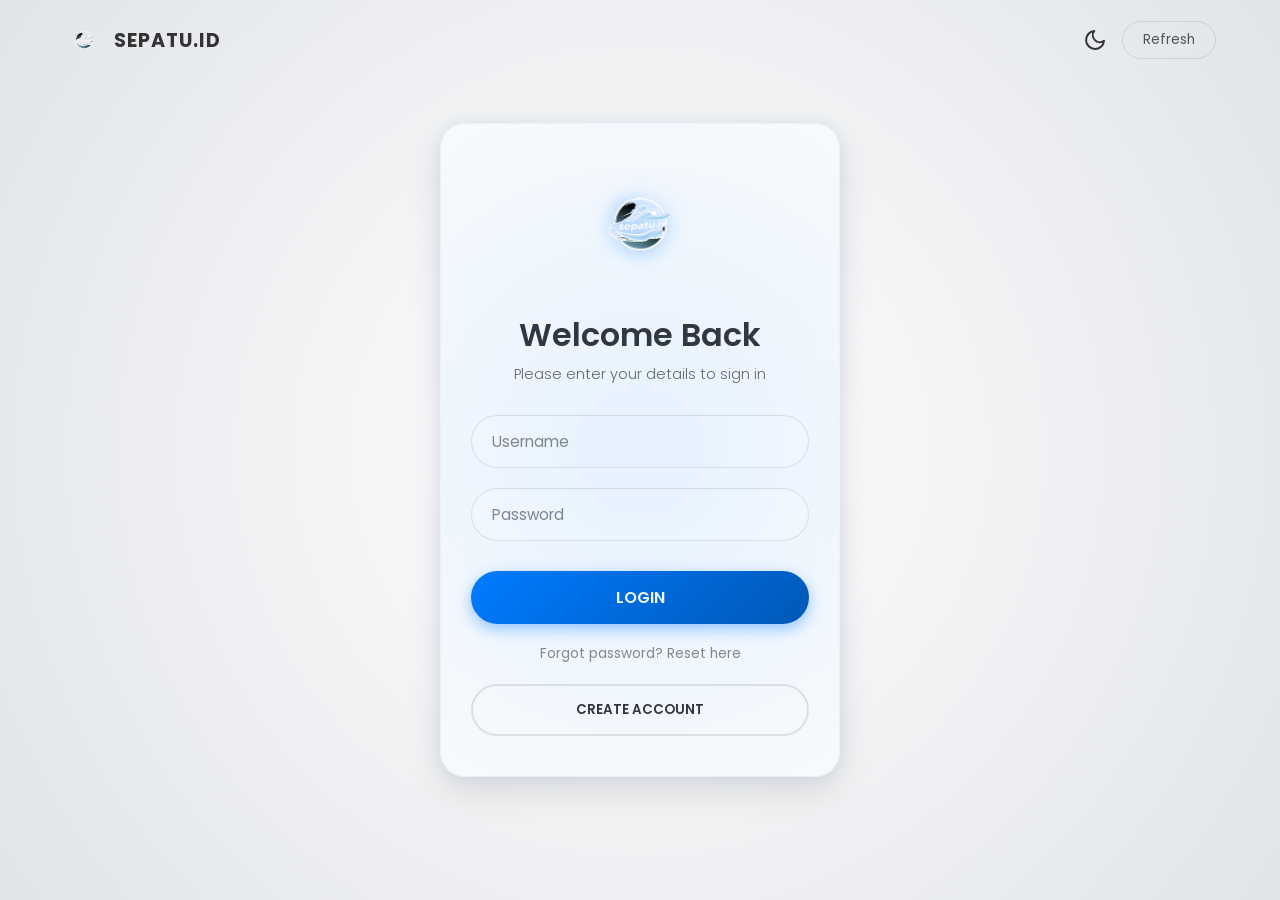
<file: index.html>
<!DOCTYPE html>
<html lang="id">
<head>
    <meta charset="UTF-8">
    <meta name="viewport" content="width=device-width, initial-scale=1.0">
    <title>Login - Sepatu.id</title>
    <link rel="stylesheet" href="index.css">
</head>
<body>

    <header class="top-header">
        <div class="logo-container">
            <img src="asset/picture/logo.png" alt="Logo Header" class="header-img"> 
            <span>SEPATU.ID</span>
        </div>
        <div class="nav-buttons">
            <button id="theme-toggle" aria-label="Toggle Dark Mode">
                <!-- Icon Bulan (Dark Mode) - Default Icon for Light Theme -->
                <svg xmlns="http://www.w3.org/2000/svg" width="24" height="24" viewBox="0 0 24 24" fill="none" stroke="currentColor" stroke-width="2" stroke-linecap="round" stroke-linejoin="round" class="feather feather-moon"><path d="M21 12.79A9 9 0 1 1 11.21 3 7 7 0 0 0 21 12.79z"></path></svg>
            </button>
            <a href="index.html" class="btn-primary">Refresh</a>
        </div>
    </header>

    <div class="login-wrapper">
        <div class="login-card">
            <div class="center-logo-area">
                <img src="asset/picture/logo.png" alt="Logo Login" class="center-img">
            </div> 
            
            <h2>Welcome Back</h2>
            <p class="subtitle">Please enter your details to sign in</p>

            <form action="utama/utama.html">
                <div class="input-group">
                    <input type="text" id="txtUsername" placeholder="Username" required autocomplete="off">
                </div>

                <div class="input-group">
                    <input type="password" id="txtPassword" placeholder="Password" required>
                </div>

                <button type="submit" class="btn-login">LOGIN</button>

                <div class="forgot-pass">
                    <a href="#">Forgot password? Reset here</a>
                </div>
            </form>

            <form action="register.html">
                <button type="submit" class="btn-register-new">CREATE ACCOUNT</button>
            </form>
        </div>
    </div>

    <script src="javascript/navbar.js"></script>
</body>
</html>
</file>
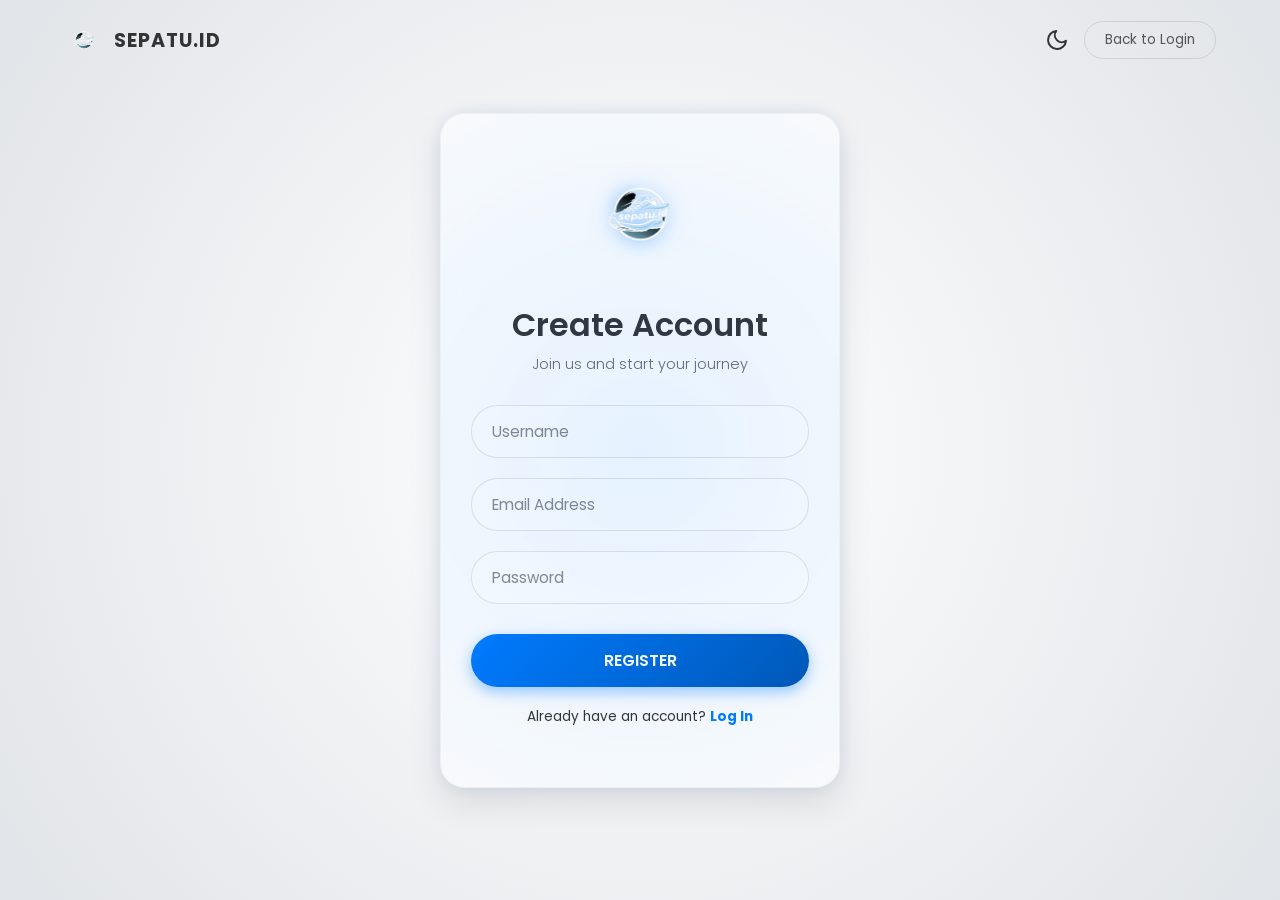
<file: register.html>
<!DOCTYPE html>
<html lang="id">
<head>
    <meta charset="UTF-8">
    <meta name="viewport" content="width=device-width, initial-scale=1.0">
    <title>Register - Sepatu.id</title>
    <link rel="stylesheet" href="index.css">
</head>
<body>

    <header class="top-header">
        <div class="logo-container">
            <img src="asset/picture/logo.png" alt="Logo Header" class="header-img"> 
            <span>SEPATU.ID</span>
        </div>
        <div class="nav-buttons">
            <button id="theme-toggle" aria-label="Toggle Dark Mode">
                <svg xmlns="http://www.w3.org/2000/svg" width="24" height="24" viewBox="0 0 24 24" fill="none" stroke="currentColor" stroke-width="2" stroke-linecap="round" stroke-linejoin="round" class="feather feather-moon"><path d="M21 12.79A9 9 0 1 1 11.21 3 7 7 0 0 0 21 12.79z"></path></svg>
            </button>
            <a href="index.html" class="btn-primary">Back to Login</a>
        </div>
    </header>

    <div class="login-wrapper">
        <div class="login-card">
            <div class="center-logo-area">
                <img src="asset/picture/logo.png" alt="Logo Login" class="center-img">
            </div> 
            
            <h2>Create Account</h2>
            <p class="subtitle">Join us and start your journey</p>

            <form action="index.html">
                <div class="input-group">
                    <input type="text" id="regUsername" placeholder="Username" required autocomplete="off">
                </div>

                <div class="input-group">
                    <input type="email" id="regEmail" placeholder="Email Address" required autocomplete="off">
                </div>

                <div class="input-group">
                    <input type="password" id="regPassword" placeholder="Password" required>
                </div>
                
                <button type="submit" class="btn-login">REGISTER</button>
            </form>
            
            <div class="forgot-pass">
                Already have an account? <a href="index.html" style="color:#007bff; font-weight:bold;">Log In</a>
            </div>
        </div>
    </div>

    <script src="javascript/navbar.js"></script>
</body>
</html>
</file>
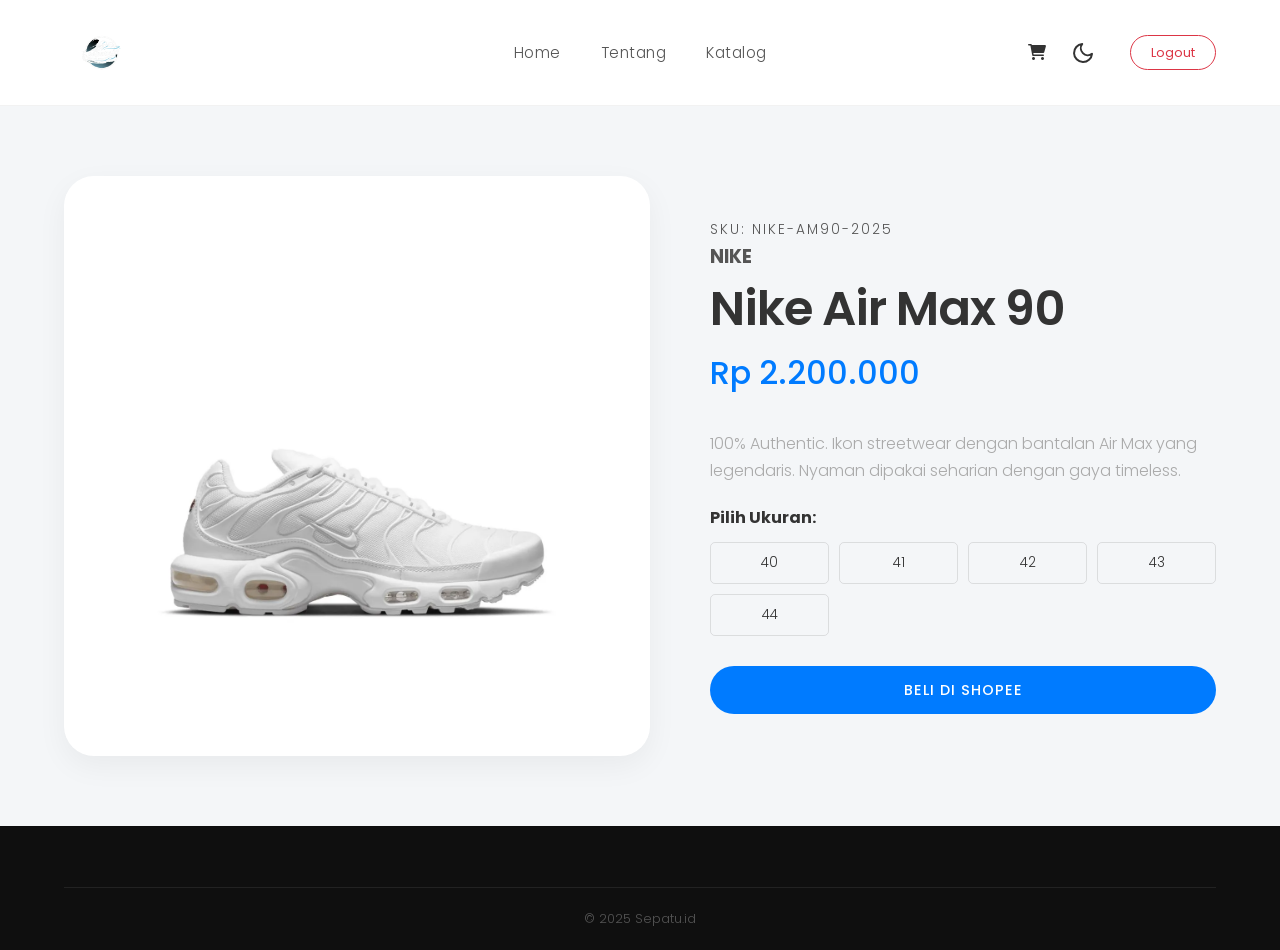
<file: produk/(KERJAIN AIR MAX).html>
<!DOCTYPE html>
<html lang="id">
<head>
  <meta charset="UTF-8">
  <meta name="viewport" content="width=device-width, initial-scale=1.0">
  <title>Detail Produk - SEPATU.ID</title> 
  <link rel="stylesheet" href="../utama/utama.css">
  <link href="https://unpkg.com/aos@2.3.1/dist/aos.css" rel="stylesheet">
  <link rel="stylesheet" href="https://cdnjs.cloudflare.com/ajax/libs/font-awesome/6.0.0/css/all.min.css">
</head>
<body>

  <header class="main-header">
    <div class="header-logo">
      <a href="../utama/utama.html"><img src="../asset/picture/logo.png" alt="Logo"></a>
    </div>
    <nav class="main-nav">
      <ul>
        <li><a href="../utama/utama.html">Home</a></li>
        <li><a href="../utama/tentang.html">Tentang</a></li>
        <li><a href="produk.html">Katalog</a></li>
      </ul>
    </nav>
    <div class="header-right">
         <a href="#" style="color:#fff;"><i class="fas fa-shopping-cart"></i></a>
         <button id="theme-toggle" aria-label="Toggle Dark Mode" style="margin-right:10px;">
            <svg xmlns="http://www.w3.org/2000/svg" width="24" height="24" viewBox="0 0 24 24" fill="none" stroke="currentColor" stroke-width="2" stroke-linecap="round" stroke-linejoin="round" class="feather feather-moon"><path d="M21 12.79A9 9 0 1 1 11.21 3 7 7 0 0 0 21 12.79z"></path></svg>
         </button>
         <a href="../index.html" class="btn-logout">Logout</a>
    </div>
  </header>

  <main class="detail-wrapper">
    <div class="detail-img" data-aos="fade-right">
        <img src="../asset/picture/AIR MAX.webp" alt="Nike Air Max"> 
    </div>

    <div class="detail-content" data-aos="fade-left">
        <p class="detail-sku">SKU: NIKE-AM90-2025</p>
        <h3 style="color:var(--text-muted); text-transform:uppercase;">NIKE</h3> 
        <h1 class="detail-title">Nike Air Max 90</h1> 
        <p class="detail-price">Rp 2.200.000</p> 
        <p style="margin-bottom:20px; color:#aaa;">
            100% Authentic. Ikon streetwear dengan bantalan Air Max yang legendaris. Nyaman dipakai seharian dengan gaya timeless.
        </p>

        <h4 style="margin-bottom:10px;">Pilih Ukuran:</h4>
        <div class="size-grid">
            <button class="size-btn">40</button>
            <button class="size-btn">41</button>
            <button class="size-btn">42</button>
            <button class="size-btn">43</button>
            <button class="size-btn">44</button>
        </div>

        <div style="margin-top: 30px;">
            <a href="https://s.shopee.co.id/20oDPLNkZc" class="btn-primary" style="width:100%; text-align:center; display:block;">BELI DI SHOPEE</a>
        </div>
    </div>
  </main>

  <footer>
    <div class="copyright">&copy; 2025 Sepatu.id</div>
  </footer>

  <script src="https://unpkg.com/aos@2.3.1/dist/aos.js"></script>
  <script>AOS.init();</script>
  <script src="../javascript/navbar.js"></script>
</body>
</html>
</file>
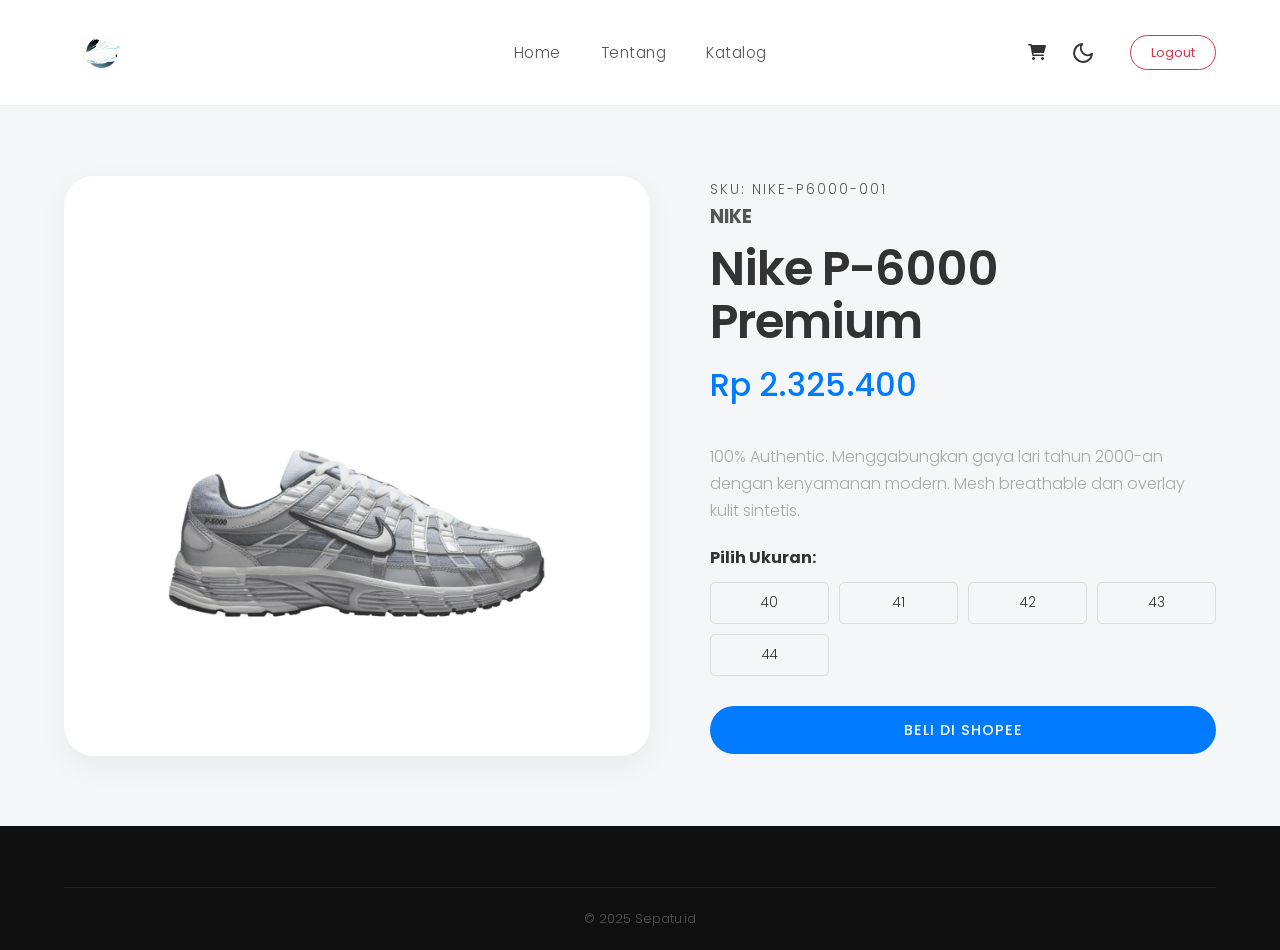
<file: produk/(KERJAIN p6000).html>
<!DOCTYPE html>
<html lang="id">
<head>
  <meta charset="UTF-8">
  <meta name="viewport" content="width=device-width, initial-scale=1.0">
  <title>Detail Produk - SEPATU.ID</title> 
  <link rel="stylesheet" href="../utama/utama.css">
  <link href="https://unpkg.com/aos@2.3.1/dist/aos.css" rel="stylesheet">
  <link rel="stylesheet" href="https://cdnjs.cloudflare.com/ajax/libs/font-awesome/6.0.0/css/all.min.css">
</head>
<body>

  <header class="main-header">
    <div class="header-logo">
      <a href="../utama/utama.html"><img src="../asset/picture/logo.png" alt="Logo"></a>
    </div>
    <nav class="main-nav">
      <ul>
        <li><a href="../utama/utama.html">Home</a></li>
        <li><a href="../utama/tentang.html">Tentang</a></li>
        <li><a href="produk.html">Katalog</a></li>
      </ul>
    </nav>
    <div class="header-right">
         <a href="#" style="color:#fff;"><i class="fas fa-shopping-cart"></i></a>
         <button id="theme-toggle" aria-label="Toggle Dark Mode" style="margin-right:10px;">
            <svg xmlns="http://www.w3.org/2000/svg" width="24" height="24" viewBox="0 0 24 24" fill="none" stroke="currentColor" stroke-width="2" stroke-linecap="round" stroke-linejoin="round" class="feather feather-moon"><path d="M21 12.79A9 9 0 1 1 11.21 3 7 7 0 0 0 21 12.79z"></path></svg>
         </button>
         <a href="../index.html" class="btn-logout">Logout</a>
    </div>
  </header>

  <main class="detail-wrapper">
    <div class="detail-img" data-aos="fade-right">
        <img src="../asset/picture/p6000.webp" alt="Nike P-6000"> 
    </div>

    <div class="detail-content" data-aos="fade-left">
        <p class="detail-sku">SKU: NIKE-P6000-001</p>
        <h3 style="color:var(--text-muted); text-transform:uppercase;">NIKE</h3> 
        <h1 class="detail-title">Nike P-6000 Premium</h1> 
        <p class="detail-price">Rp 2.325.400</p> 
        <p style="margin-bottom:20px; color:#aaa;">
            100% Authentic. Menggabungkan gaya lari tahun 2000-an dengan kenyamanan modern. Mesh breathable dan overlay kulit sintetis.
        </p>

        <h4 style="margin-bottom:10px;">Pilih Ukuran:</h4>
        <div class="size-grid">
            <button class="size-btn">40</button>
            <button class="size-btn">41</button>
            <button class="size-btn">42</button>
            <button class="size-btn">43</button>
            <button class="size-btn">44</button>
        </div>

        <div style="margin-top: 30px;">
            <a href="https://s.shopee.co.id/20oDPLNkZc" class="btn-primary" style="width:100%; text-align:center; display:block;">BELI DI SHOPEE</a>
        </div>
    </div>
  </main>

  <footer>
    <div class="copyright">&copy; 2025 Sepatu.id</div>
  </footer>

  <script src="https://unpkg.com/aos@2.3.1/dist/aos.js"></script>
  <script>AOS.init();</script>
  <script src="../javascript/navbar.js"></script>
</body>
</html>
</file>
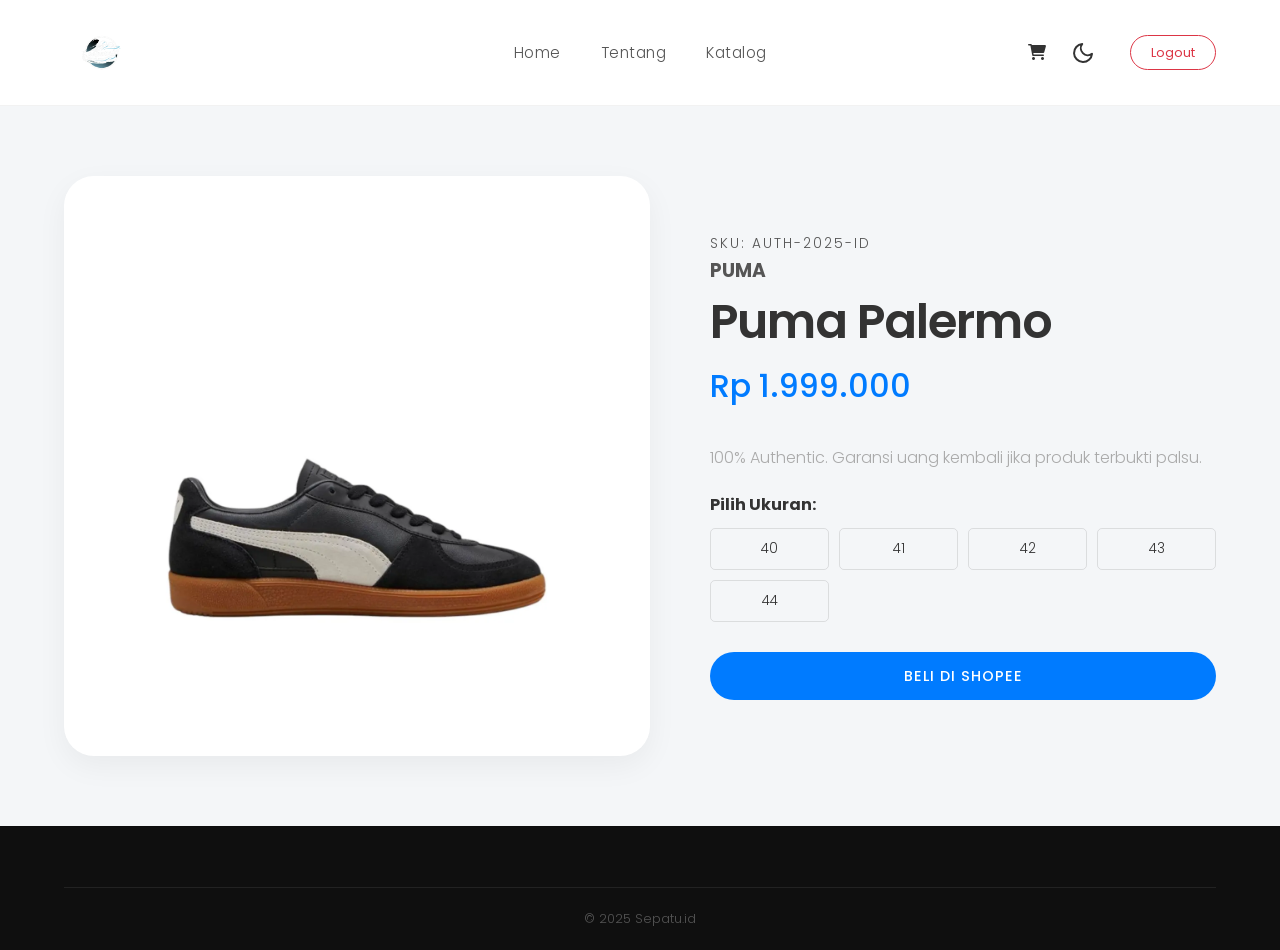
<file: produk/(KERJAIN PALERMO).html>
<!DOCTYPE html>
<html lang="id">
<head>
  <meta charset="UTF-8">
  <meta name="viewport" content="width=device-width, initial-scale=1.0">
  <title>Detail Produk - SEPATU.ID</title> 
  <link rel="stylesheet" href="../utama/utama.css">
  <link href="https://unpkg.com/aos@2.3.1/dist/aos.css" rel="stylesheet">
  <link rel="stylesheet" href="https://cdnjs.cloudflare.com/ajax/libs/font-awesome/6.0.0/css/all.min.css">
</head>
<body>

  <header class="main-header">
    <div class="header-logo">
      <a href="../utama/utama.html"><img src="../asset/picture/logo.png" alt="Logo"></a>
    </div>
    <nav class="main-nav">
      <ul>
        <li><a href="../utama/utama.html">Home</a></li>
        <li><a href="../utama/tentang.html">Tentang</a></li>
        <li><a href="produk.html">Katalog</a></li>
      </ul>
    </nav>
    <div class="header-right">
         <a href="#" style="color:#fff;"><i class="fas fa-shopping-cart"></i></a>
         <button id="theme-toggle" aria-label="Toggle Dark Mode" style="margin-right:10px;">
            <svg xmlns="http://www.w3.org/2000/svg" width="24" height="24" viewBox="0 0 24 24" fill="none" stroke="currentColor" stroke-width="2" stroke-linecap="round" stroke-linejoin="round" class="feather feather-moon"><path d="M21 12.79A9 9 0 1 1 11.21 3 7 7 0 0 0 21 12.79z"></path></svg>
         </button>
         <a href="../index.html" class="btn-logout">Logout</a>
    </div>
  </header>

  <main class="detail-wrapper">
    <div class="detail-img" data-aos="fade-right">
        <img src="../asset/picture/PALERMO.webp" alt="Foto Produk"> 
    </div>

    <div class="detail-content" data-aos="fade-left">
        <p class="detail-sku">SKU: AUTH-2025-ID</p>
        <h3 style="color:var(--text-muted); text-transform:uppercase;">PUMA</h3> <h1 class="detail-title">Puma Palermo</h1> <p class="detail-price">Rp 1.999.000</p> <p style="margin-bottom:20px; color:#aaa;">
            100% Authentic. Garansi uang kembali jika produk terbukti palsu.
        </p>

        <h4 style="margin-bottom:10px;">Pilih Ukuran:</h4>
        <div class="size-grid">
            <button class="size-btn">40</button>
            <button class="size-btn">41</button>
            <button class="size-btn">42</button>
            <button class="size-btn">43</button>
            <button class="size-btn">44</button>
        </div>

        <div style="margin-top: 30px;">
            <a href="https://s.shopee.co.id/20oDPLNkZc" class="btn-primary" style="width:100%; text-align:center; display:block;">BELI DI SHOPEE</a>
        </div>
    </div>
  </main>

  <footer>
    <div class="copyright">&copy; 2025 Sepatu.id</div>
  </footer>

  <script src="https://unpkg.com/aos@2.3.1/dist/aos.js"></script>
  <script>AOS.init();</script>
  <script src="../javascript/navbar.js"></script>
</body>
</html>
</file>
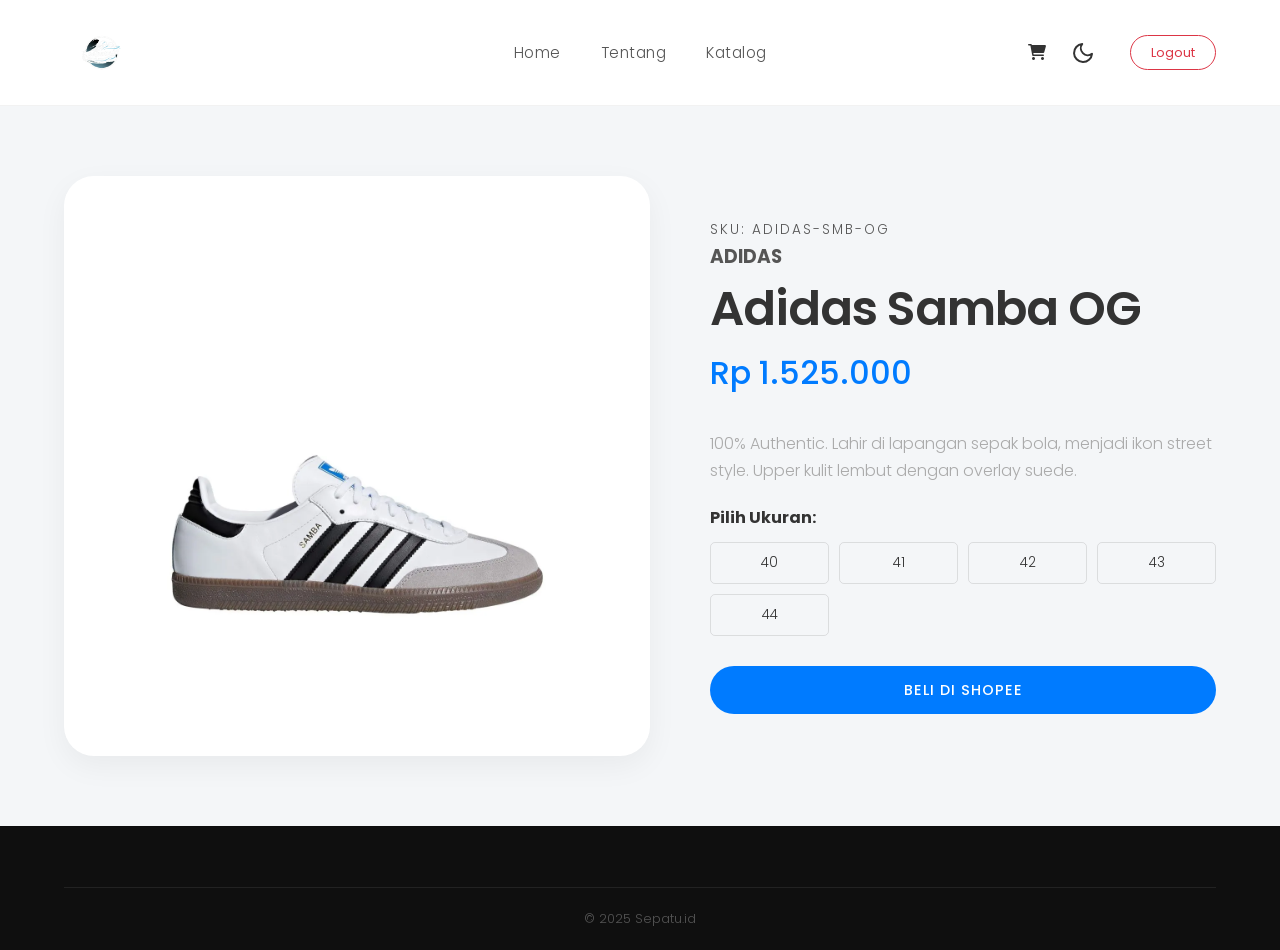
<file: produk/(KERJAIN SAMBA).html>
<!DOCTYPE html>
<html lang="id">
<head>
  <meta charset="UTF-8">
  <meta name="viewport" content="width=device-width, initial-scale=1.0">
  <title>Detail Produk - SEPATU.ID</title> 
  <link rel="stylesheet" href="../utama/utama.css">
  <link href="https://unpkg.com/aos@2.3.1/dist/aos.css" rel="stylesheet">
  <link rel="stylesheet" href="https://cdnjs.cloudflare.com/ajax/libs/font-awesome/6.0.0/css/all.min.css">
</head>
<body>

  <header class="main-header">
    <div class="header-logo">
      <a href="../utama/utama.html"><img src="../asset/picture/logo.png" alt="Logo"></a>
    </div>
    <nav class="main-nav">
      <ul>
        <li><a href="../utama/utama.html">Home</a></li>
        <li><a href="../utama/tentang.html">Tentang</a></li>
        <li><a href="produk.html">Katalog</a></li>
      </ul>
    </nav>
    <div class="header-right">
         <a href="#" style="color:#fff;"><i class="fas fa-shopping-cart"></i></a>
         <button id="theme-toggle" aria-label="Toggle Dark Mode" style="margin-right:10px;">
            <svg xmlns="http://www.w3.org/2000/svg" width="24" height="24" viewBox="0 0 24 24" fill="none" stroke="currentColor" stroke-width="2" stroke-linecap="round" stroke-linejoin="round" class="feather feather-moon"><path d="M21 12.79A9 9 0 1 1 11.21 3 7 7 0 0 0 21 12.79z"></path></svg>
         </button>
         <a href="../index.html" class="btn-logout">Logout</a>
    </div>
  </header>

  <main class="detail-wrapper">
    <div class="detail-img" data-aos="fade-right">
        <img src="../asset/picture/Samba.webp" alt="Adidas Samba"> 
    </div>

    <div class="detail-content" data-aos="fade-left">
        <p class="detail-sku">SKU: ADIDAS-SMB-OG</p>
        <h3 style="color:var(--text-muted); text-transform:uppercase;">ADIDAS</h3> 
        <h1 class="detail-title">Adidas Samba OG</h1> 
        <p class="detail-price">Rp 1.525.000</p> 
        <p style="margin-bottom:20px; color:#aaa;">
            100% Authentic. Lahir di lapangan sepak bola, menjadi ikon street style. Upper kulit lembut dengan overlay suede.
        </p>

        <h4 style="margin-bottom:10px;">Pilih Ukuran:</h4>
        <div class="size-grid">
            <button class="size-btn">40</button>
            <button class="size-btn">41</button>
            <button class="size-btn">42</button>
            <button class="size-btn">43</button>
            <button class="size-btn">44</button>
        </div>

        <div style="margin-top: 30px;">
            <a href="https://s.shopee.co.id/20oDPLNkZc" class="btn-primary" style="width:100%; text-align:center; display:block;">BELI DI SHOPEE</a>
        </div>
    </div>
  </main>

  <footer>
    <div class="copyright">&copy; 2025 Sepatu.id</div>
  </footer>

  <script src="https://unpkg.com/aos@2.3.1/dist/aos.js"></script>
  <script>AOS.init();</script>
  <script src="../javascript/navbar.js"></script>
</body>
</html>
</file>
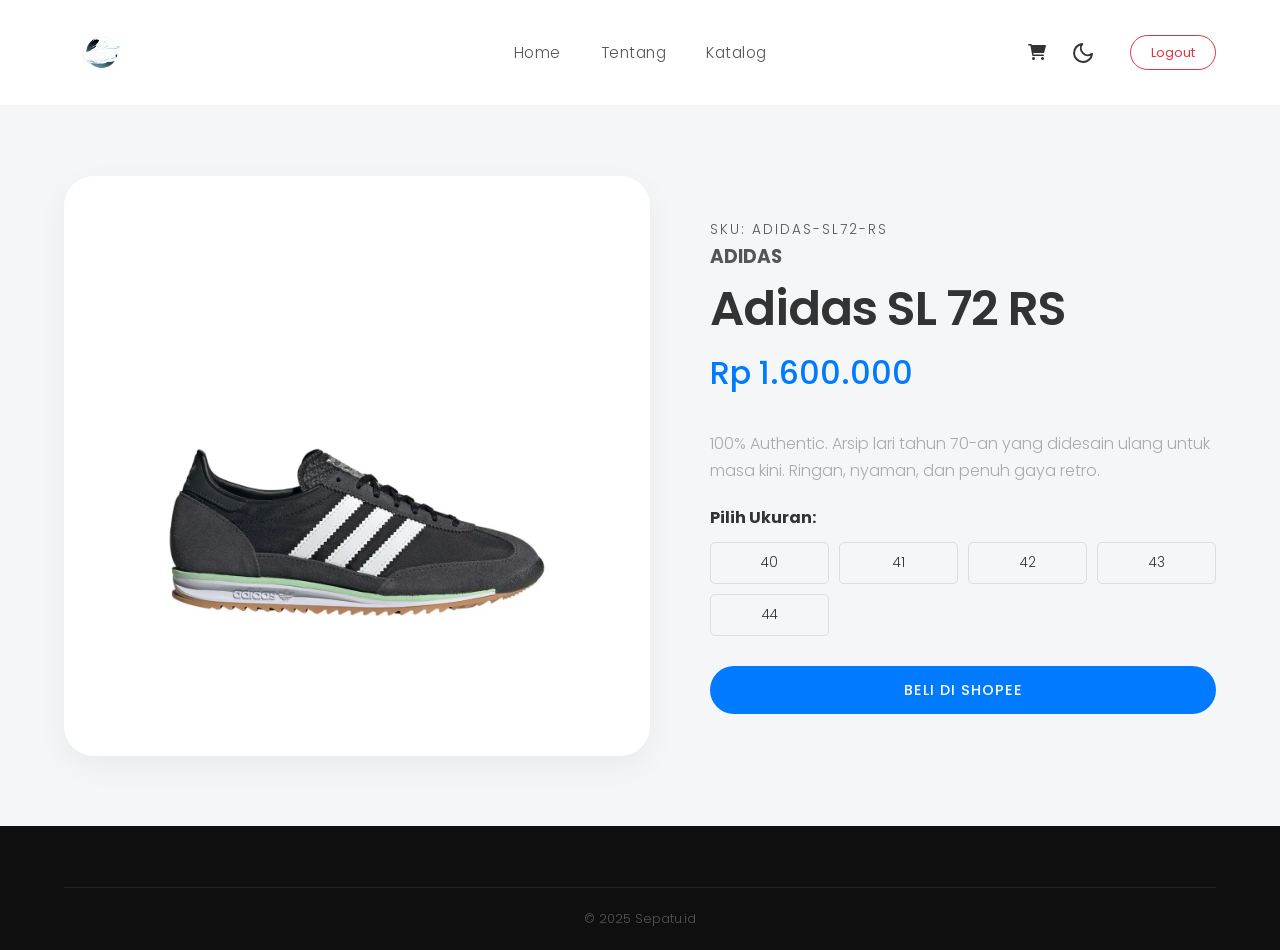
<file: produk/(KERJAIN SL72).html>
<!DOCTYPE html>
<html lang="id">
<head>
  <meta charset="UTF-8">
  <meta name="viewport" content="width=device-width, initial-scale=1.0">
  <title>Detail Produk - SEPATU.ID</title> 
  <link rel="stylesheet" href="../utama/utama.css">
  <link href="https://unpkg.com/aos@2.3.1/dist/aos.css" rel="stylesheet">
  <link rel="stylesheet" href="https://cdnjs.cloudflare.com/ajax/libs/font-awesome/6.0.0/css/all.min.css">
</head>
<body>

  <header class="main-header">
    <div class="header-logo">
      <a href="../utama/utama.html"><img src="../asset/picture/logo.png" alt="Logo"></a>
    </div>
    <nav class="main-nav">
      <ul>
        <li><a href="../utama/utama.html">Home</a></li>
        <li><a href="../utama/tentang.html">Tentang</a></li>
        <li><a href="produk.html">Katalog</a></li>
      </ul>
    </nav>
    <div class="header-right">
         <a href="#" style="color:#fff;"><i class="fas fa-shopping-cart"></i></a>
         <button id="theme-toggle" aria-label="Toggle Dark Mode" style="margin-right:10px;">
            <svg xmlns="http://www.w3.org/2000/svg" width="24" height="24" viewBox="0 0 24 24" fill="none" stroke="currentColor" stroke-width="2" stroke-linecap="round" stroke-linejoin="round" class="feather feather-moon"><path d="M21 12.79A9 9 0 1 1 11.21 3 7 7 0 0 0 21 12.79z"></path></svg>
         </button>
         <a href="../index.html" class="btn-logout">Logout</a>
    </div>
  </header>

  <main class="detail-wrapper">
    <div class="detail-img" data-aos="fade-right">
        <img src="../asset/picture/SL72.webp" alt="Adidas SL 72"> 
    </div>

    <div class="detail-content" data-aos="fade-left">
        <p class="detail-sku">SKU: ADIDAS-SL72-RS</p>
        <h3 style="color:var(--text-muted); text-transform:uppercase;">ADIDAS</h3> 
        <h1 class="detail-title">Adidas SL 72 RS</h1> 
        <p class="detail-price">Rp 1.600.000</p> 
        <p style="margin-bottom:20px; color:#aaa;">
            100% Authentic. Arsip lari tahun 70-an yang didesain ulang untuk masa kini. Ringan, nyaman, dan penuh gaya retro.
        </p>

        <h4 style="margin-bottom:10px;">Pilih Ukuran:</h4>
        <div class="size-grid">
            <button class="size-btn">40</button>
            <button class="size-btn">41</button>
            <button class="size-btn">42</button>
            <button class="size-btn">43</button>
            <button class="size-btn">44</button>
        </div>

        <div style="margin-top: 30px;">
            <a href="https://s.shopee.co.id/20oDPLNkZc" class="btn-primary" style="width:100%; text-align:center; display:block;">BELI DI SHOPEE</a>
        </div>
    </div>
  </main>

  <footer>
    <div class="copyright">&copy; 2025 Sepatu.id</div>
  </footer>

  <script src="https://unpkg.com/aos@2.3.1/dist/aos.js"></script>
  <script>AOS.init();</script>
  <script src="../javascript/navbar.js"></script>
</body>
</html>
</file>
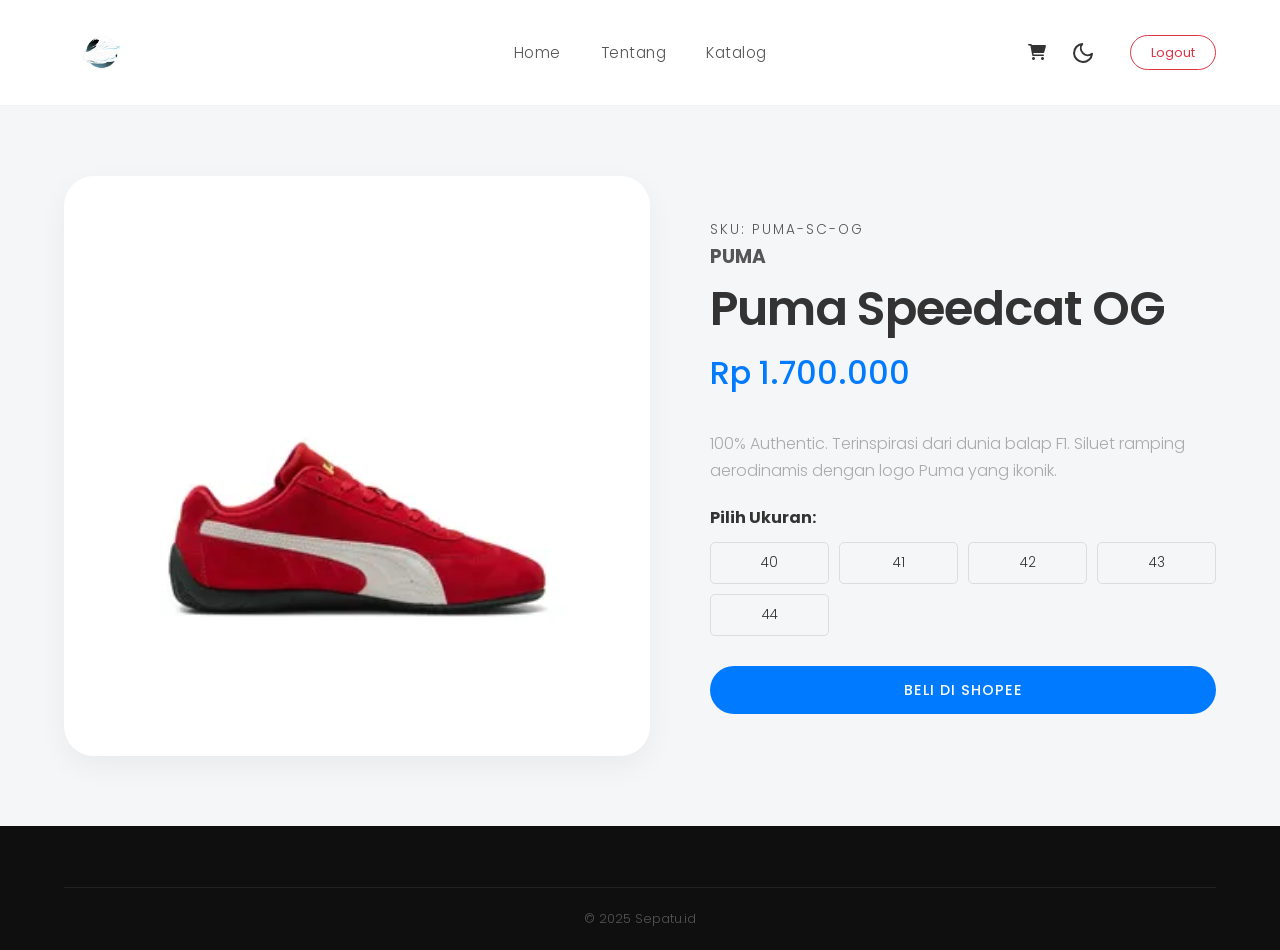
<file: produk/(KERJAIN SPEEDCAT).html>
<!DOCTYPE html>
<html lang="id">
<head>
  <meta charset="UTF-8">
  <meta name="viewport" content="width=device-width, initial-scale=1.0">
  <title>Detail Produk - SEPATU.ID</title> 
  <link rel="stylesheet" href="../utama/utama.css">
  <link href="https://unpkg.com/aos@2.3.1/dist/aos.css" rel="stylesheet">
  <link rel="stylesheet" href="https://cdnjs.cloudflare.com/ajax/libs/font-awesome/6.0.0/css/all.min.css">
</head>
<body>

  <header class="main-header">
    <div class="header-logo">
      <a href="../utama/utama.html"><img src="../asset/picture/logo.png" alt="Logo"></a>
    </div>
    <nav class="main-nav">
      <ul>
        <li><a href="../utama/utama.html">Home</a></li>
        <li><a href="../utama/tentang.html">Tentang</a></li>
        <li><a href="produk.html">Katalog</a></li>
      </ul>
    </nav>
    <div class="header-right">
         <a href="#" style="color:#fff;"><i class="fas fa-shopping-cart"></i></a>
         <button id="theme-toggle" aria-label="Toggle Dark Mode" style="margin-right:10px;">
            <svg xmlns="http://www.w3.org/2000/svg" width="24" height="24" viewBox="0 0 24 24" fill="none" stroke="currentColor" stroke-width="2" stroke-linecap="round" stroke-linejoin="round" class="feather feather-moon"><path d="M21 12.79A9 9 0 1 1 11.21 3 7 7 0 0 0 21 12.79z"></path></svg>
         </button>
         <a href="../index.html" class="btn-logout">Logout</a>
    </div>
  </header>

  <main class="detail-wrapper">
    <div class="detail-img" data-aos="fade-right">
        <img src="../asset/picture/Speedcat.webp" alt="Puma Speedcat"> 
    </div>

    <div class="detail-content" data-aos="fade-left">
        <p class="detail-sku">SKU: PUMA-SC-OG</p>
        <h3 style="color:var(--text-muted); text-transform:uppercase;">PUMA</h3> 
        <h1 class="detail-title">Puma Speedcat OG</h1> 
        <p class="detail-price">Rp 1.700.000</p> 
        <p style="margin-bottom:20px; color:#aaa;">
            100% Authentic. Terinspirasi dari dunia balap F1. Siluet ramping aerodinamis dengan logo Puma yang ikonik.
        </p>

        <h4 style="margin-bottom:10px;">Pilih Ukuran:</h4>
        <div class="size-grid">
            <button class="size-btn">40</button>
            <button class="size-btn">41</button>
            <button class="size-btn">42</button>
            <button class="size-btn">43</button>
            <button class="size-btn">44</button>
        </div>

        <div style="margin-top: 30px;">
            <a href="https://s.shopee.co.id/20oDPLNkZc" class="btn-primary" style="width:100%; text-align:center; display:block;">BELI DI SHOPEE</a>
        </div>
    </div>
  </main>

  <footer>
    <div class="copyright">&copy; 2025 Sepatu.id</div>
  </footer>

  <script src="https://unpkg.com/aos@2.3.1/dist/aos.js"></script>
  <script>AOS.init();</script>
  <script src="../javascript/navbar.js"></script>
</body>
</html>
</file>
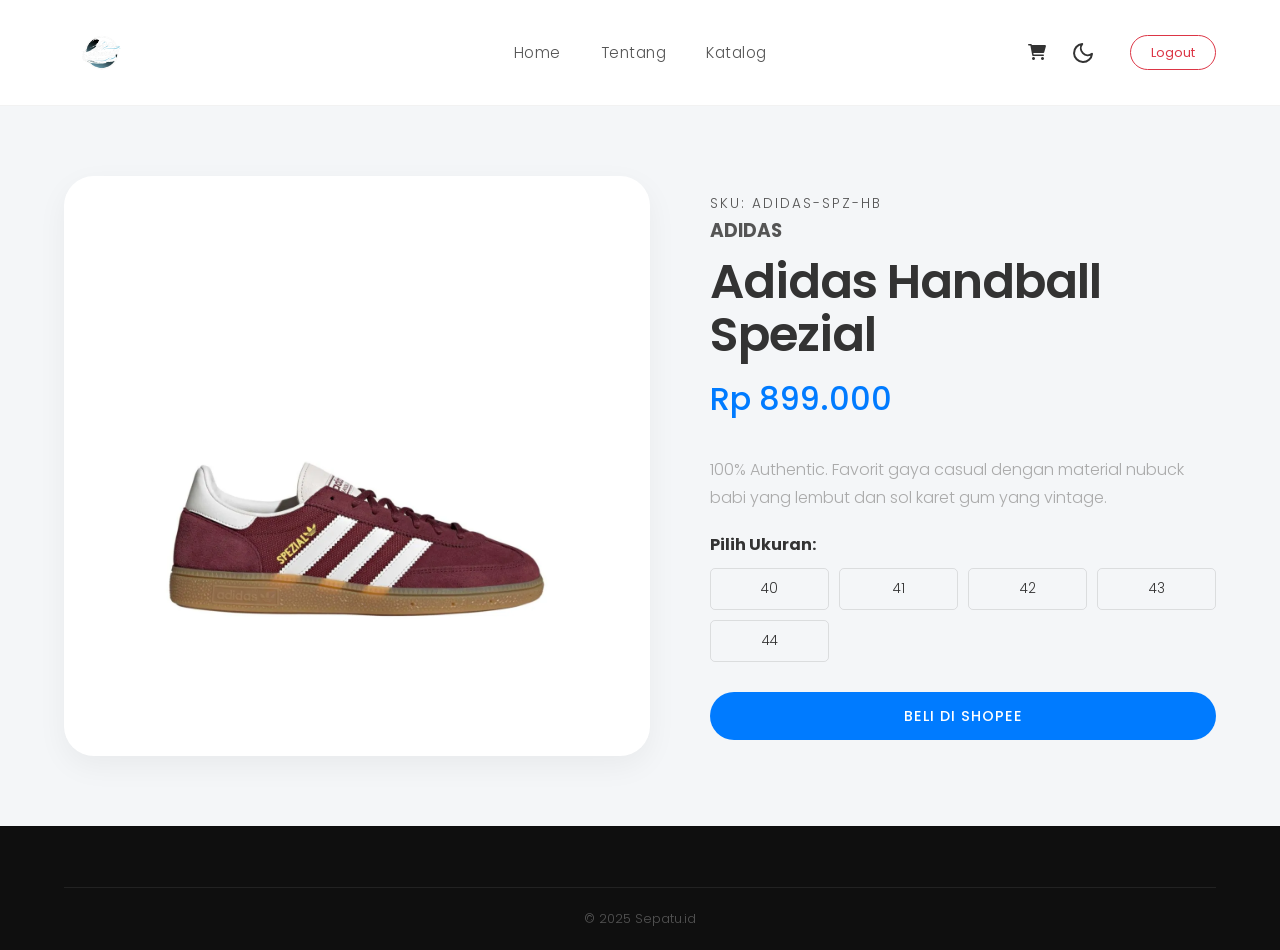
<file: produk/(KERJAIN SPEZIAL).html>
<!DOCTYPE html>
<html lang="id">
<head>
  <meta charset="UTF-8">
  <meta name="viewport" content="width=device-width, initial-scale=1.0">
  <title>Detail Produk - SEPATU.ID</title> 
  <link rel="stylesheet" href="../utama/utama.css">
  <link href="https://unpkg.com/aos@2.3.1/dist/aos.css" rel="stylesheet">
  <link rel="stylesheet" href="https://cdnjs.cloudflare.com/ajax/libs/font-awesome/6.0.0/css/all.min.css">
</head>
<body>

  <header class="main-header">
    <div class="header-logo">
      <a href="../utama/utama.html"><img src="../asset/picture/logo.png" alt="Logo"></a>
    </div>
    <nav class="main-nav">
      <ul>
        <li><a href="../utama/utama.html">Home</a></li>
        <li><a href="../utama/tentang.html">Tentang</a></li>
        <li><a href="produk.html">Katalog</a></li>
      </ul>
    </nav>
    <div class="header-right">
         <a href="#" style="color:#fff;"><i class="fas fa-shopping-cart"></i></a>
         <button id="theme-toggle" aria-label="Toggle Dark Mode" style="margin-right:10px;">
            <svg xmlns="http://www.w3.org/2000/svg" width="24" height="24" viewBox="0 0 24 24" fill="none" stroke="currentColor" stroke-width="2" stroke-linecap="round" stroke-linejoin="round" class="feather feather-moon"><path d="M21 12.79A9 9 0 1 1 11.21 3 7 7 0 0 0 21 12.79z"></path></svg>
         </button>
         <a href="../index.html" class="btn-logout">Logout</a>
    </div>
  </header>

  <main class="detail-wrapper">
    <div class="detail-img" data-aos="fade-right">
        <img src="../asset/picture/Spezial.webp" alt="Adidas Spezial"> 
    </div>

    <div class="detail-content" data-aos="fade-left">
        <p class="detail-sku">SKU: ADIDAS-SPZ-HB</p>
        <h3 style="color:var(--text-muted); text-transform:uppercase;">ADIDAS</h3> 
        <h1 class="detail-title">Adidas Handball Spezial</h1> 
        <p class="detail-price">Rp 899.000</p> 
        <p style="margin-bottom:20px; color:#aaa;">
            100% Authentic. Favorit gaya casual dengan material nubuck babi yang lembut dan sol karet gum yang vintage.
        </p>

        <h4 style="margin-bottom:10px;">Pilih Ukuran:</h4>
        <div class="size-grid">
            <button class="size-btn">40</button>
            <button class="size-btn">41</button>
            <button class="size-btn">42</button>
            <button class="size-btn">43</button>
            <button class="size-btn">44</button>
        </div>

        <div style="margin-top: 30px;">
            <a href="https://s.shopee.co.id/20oDPLNkZc" class="btn-primary" style="width:100%; text-align:center; display:block;">BELI DI SHOPEE</a>
        </div>
    </div>
  </main>

  <footer>
    <div class="copyright">&copy; 2025 Sepatu.id</div>
  </footer>

  <script src="https://unpkg.com/aos@2.3.1/dist/aos.js"></script>
  <script>AOS.init();</script>
  <script src="../javascript/navbar.js"></script>
</body>
</html>
</file>
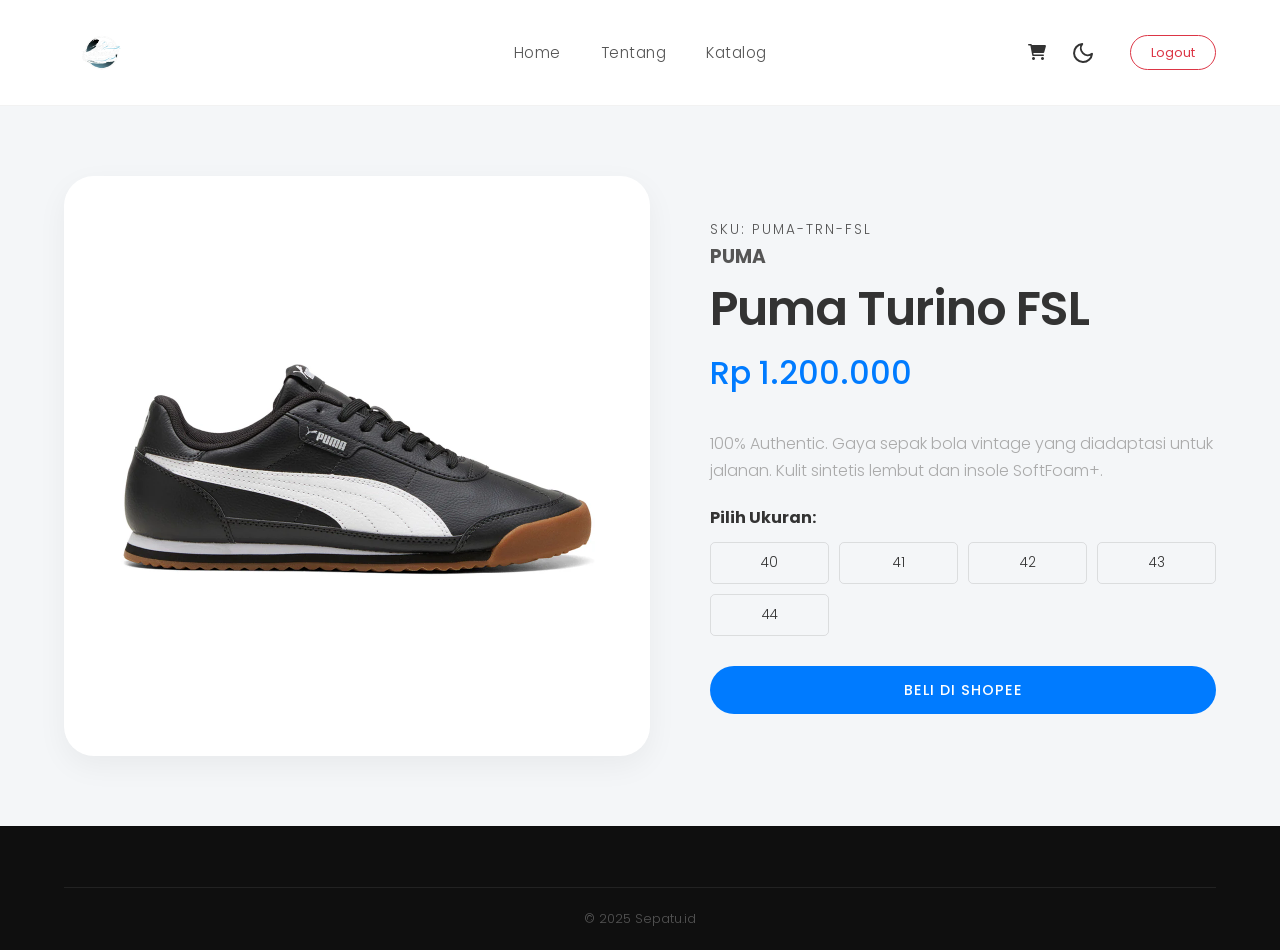
<file: produk/(KERJAIN TURINO).html>
<!DOCTYPE html>
<html lang="id">
<head>
  <meta charset="UTF-8">
  <meta name="viewport" content="width=device-width, initial-scale=1.0">
  <title>Detail Produk - SEPATU.ID</title> 
  <link rel="stylesheet" href="../utama/utama.css">
  <link href="https://unpkg.com/aos@2.3.1/dist/aos.css" rel="stylesheet">
  <link rel="stylesheet" href="https://cdnjs.cloudflare.com/ajax/libs/font-awesome/6.0.0/css/all.min.css">
</head>
<body>

  <header class="main-header">
    <div class="header-logo">
      <a href="../utama/utama.html"><img src="../asset/picture/logo.png" alt="Logo"></a>
    </div>
    <nav class="main-nav">
      <ul>
        <li><a href="../utama/utama.html">Home</a></li>
        <li><a href="../utama/tentang.html">Tentang</a></li>
        <li><a href="produk.html">Katalog</a></li>
      </ul>
    </nav>
    <div class="header-right">
         <a href="#" style="color:#fff;"><i class="fas fa-shopping-cart"></i></a>
         <button id="theme-toggle" aria-label="Toggle Dark Mode" style="margin-right:10px;">
            <svg xmlns="http://www.w3.org/2000/svg" width="24" height="24" viewBox="0 0 24 24" fill="none" stroke="currentColor" stroke-width="2" stroke-linecap="round" stroke-linejoin="round" class="feather feather-moon"><path d="M21 12.79A9 9 0 1 1 11.21 3 7 7 0 0 0 21 12.79z"></path></svg>
         </button>
         <a href="../index.html" class="btn-logout">Logout</a>
    </div>
  </header>

  <main class="detail-wrapper">
    <div class="detail-img" data-aos="fade-right">
        <img src="../asset/picture/Turino.webp" alt="Puma Turino"> 
    </div>

    <div class="detail-content" data-aos="fade-left">
        <p class="detail-sku">SKU: PUMA-TRN-FSL</p>
        <h3 style="color:var(--text-muted); text-transform:uppercase;">PUMA</h3> 
        <h1 class="detail-title">Puma Turino FSL</h1> 
        <p class="detail-price">Rp 1.200.000</p> 
        <p style="margin-bottom:20px; color:#aaa;">
            100% Authentic. Gaya sepak bola vintage yang diadaptasi untuk jalanan. Kulit sintetis lembut dan insole SoftFoam+.
        </p>

        <h4 style="margin-bottom:10px;">Pilih Ukuran:</h4>
        <div class="size-grid">
            <button class="size-btn">40</button>
            <button class="size-btn">41</button>
            <button class="size-btn">42</button>
            <button class="size-btn">43</button>
            <button class="size-btn">44</button>
        </div>

        <div style="margin-top: 30px;">
            <a href="https://s.shopee.co.id/20oDPLNkZc" class="btn-primary" style="width:100%; text-align:center; display:block;">BELI DI SHOPEE</a>
        </div>
    </div>
  </main>

  <footer>
    <div class="copyright">&copy; 2025 Sepatu.id</div>
  </footer>

  <script src="https://unpkg.com/aos@2.3.1/dist/aos.js"></script>
  <script>AOS.init();</script>
  <script src="../javascript/navbar.js"></script>
</body>
</html>
</file>
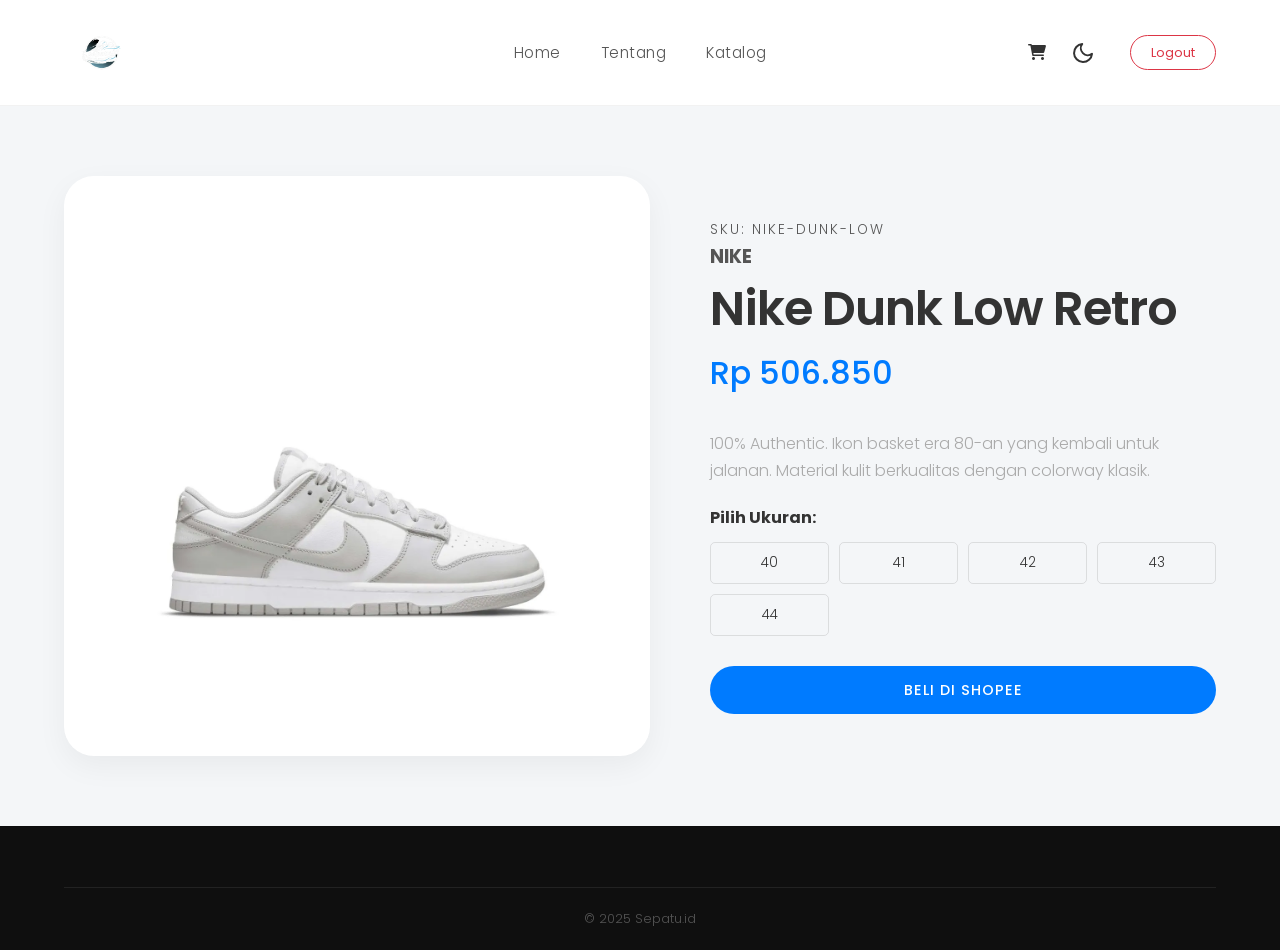
<file: produk/Nike Dunk Low.html>
<!DOCTYPE html>
<html lang="id">
<head>
  <meta charset="UTF-8">
  <meta name="viewport" content="width=device-width, initial-scale=1.0">
  <title>Detail Produk - SEPATU.ID</title> 
  <link rel="stylesheet" href="../utama/utama.css">
  <link href="https://unpkg.com/aos@2.3.1/dist/aos.css" rel="stylesheet">
  <link rel="stylesheet" href="https://cdnjs.cloudflare.com/ajax/libs/font-awesome/6.0.0/css/all.min.css">
</head>
<body>

  <header class="main-header">
    <div class="header-logo">
      <a href="../utama/utama.html"><img src="../asset/picture/logo.png" alt="Logo"></a>
    </div>
    <nav class="main-nav">
      <ul>
        <li><a href="../utama/utama.html">Home</a></li>
        <li><a href="../utama/tentang.html">Tentang</a></li>
        <li><a href="produk.html">Katalog</a></li>
      </ul>
    </nav>
    <div class="header-right">
         <a href="#" style="color:#fff;"><i class="fas fa-shopping-cart"></i></a>
         <button id="theme-toggle" aria-label="Toggle Dark Mode" style="margin-right:10px;">
            <svg xmlns="http://www.w3.org/2000/svg" width="24" height="24" viewBox="0 0 24 24" fill="none" stroke="currentColor" stroke-width="2" stroke-linecap="round" stroke-linejoin="round" class="feather feather-moon"><path d="M21 12.79A9 9 0 1 1 11.21 3 7 7 0 0 0 21 12.79z"></path></svg>
         </button>
         <a href="../index.html" class="btn-logout">Logout</a>
    </div>
  </header>

  <main class="detail-wrapper">
    <div class="detail-img" data-aos="fade-right">
        <img src="../asset/picture/Nike Dunk Low.webp" alt="Nike Dunk Low"> 
    </div>

    <div class="detail-content" data-aos="fade-left">
        <p class="detail-sku">SKU: NIKE-DUNK-LOW</p>
        <h3 style="color:var(--text-muted); text-transform:uppercase;">NIKE</h3> 
        <h1 class="detail-title">Nike Dunk Low Retro</h1> 
        <p class="detail-price">Rp 506.850</p> 
        <p style="margin-bottom:20px; color:#aaa;">
            100% Authentic. Ikon basket era 80-an yang kembali untuk jalanan. Material kulit berkualitas dengan colorway klasik.
        </p>

        <h4 style="margin-bottom:10px;">Pilih Ukuran:</h4>
        <div class="size-grid">
            <button class="size-btn">40</button>
            <button class="size-btn">41</button>
            <button class="size-btn">42</button>
            <button class="size-btn">43</button>
            <button class="size-btn">44</button>
        </div>

        <div style="margin-top: 30px;">
            <a href="https://s.shopee.co.id/20oDPLNkZc" class="btn-primary" style="width:100%; text-align:center; display:block;">BELI DI SHOPEE</a>
        </div>
    </div>
  </main>

  <footer>
    <div class="copyright">&copy; 2025 Sepatu.id</div>
  </footer>

  <script src="https://unpkg.com/aos@2.3.1/dist/aos.js"></script>
  <script>AOS.init();</script>
  <script src="../javascript/navbar.js"></script>
</body>
</html>
</file>
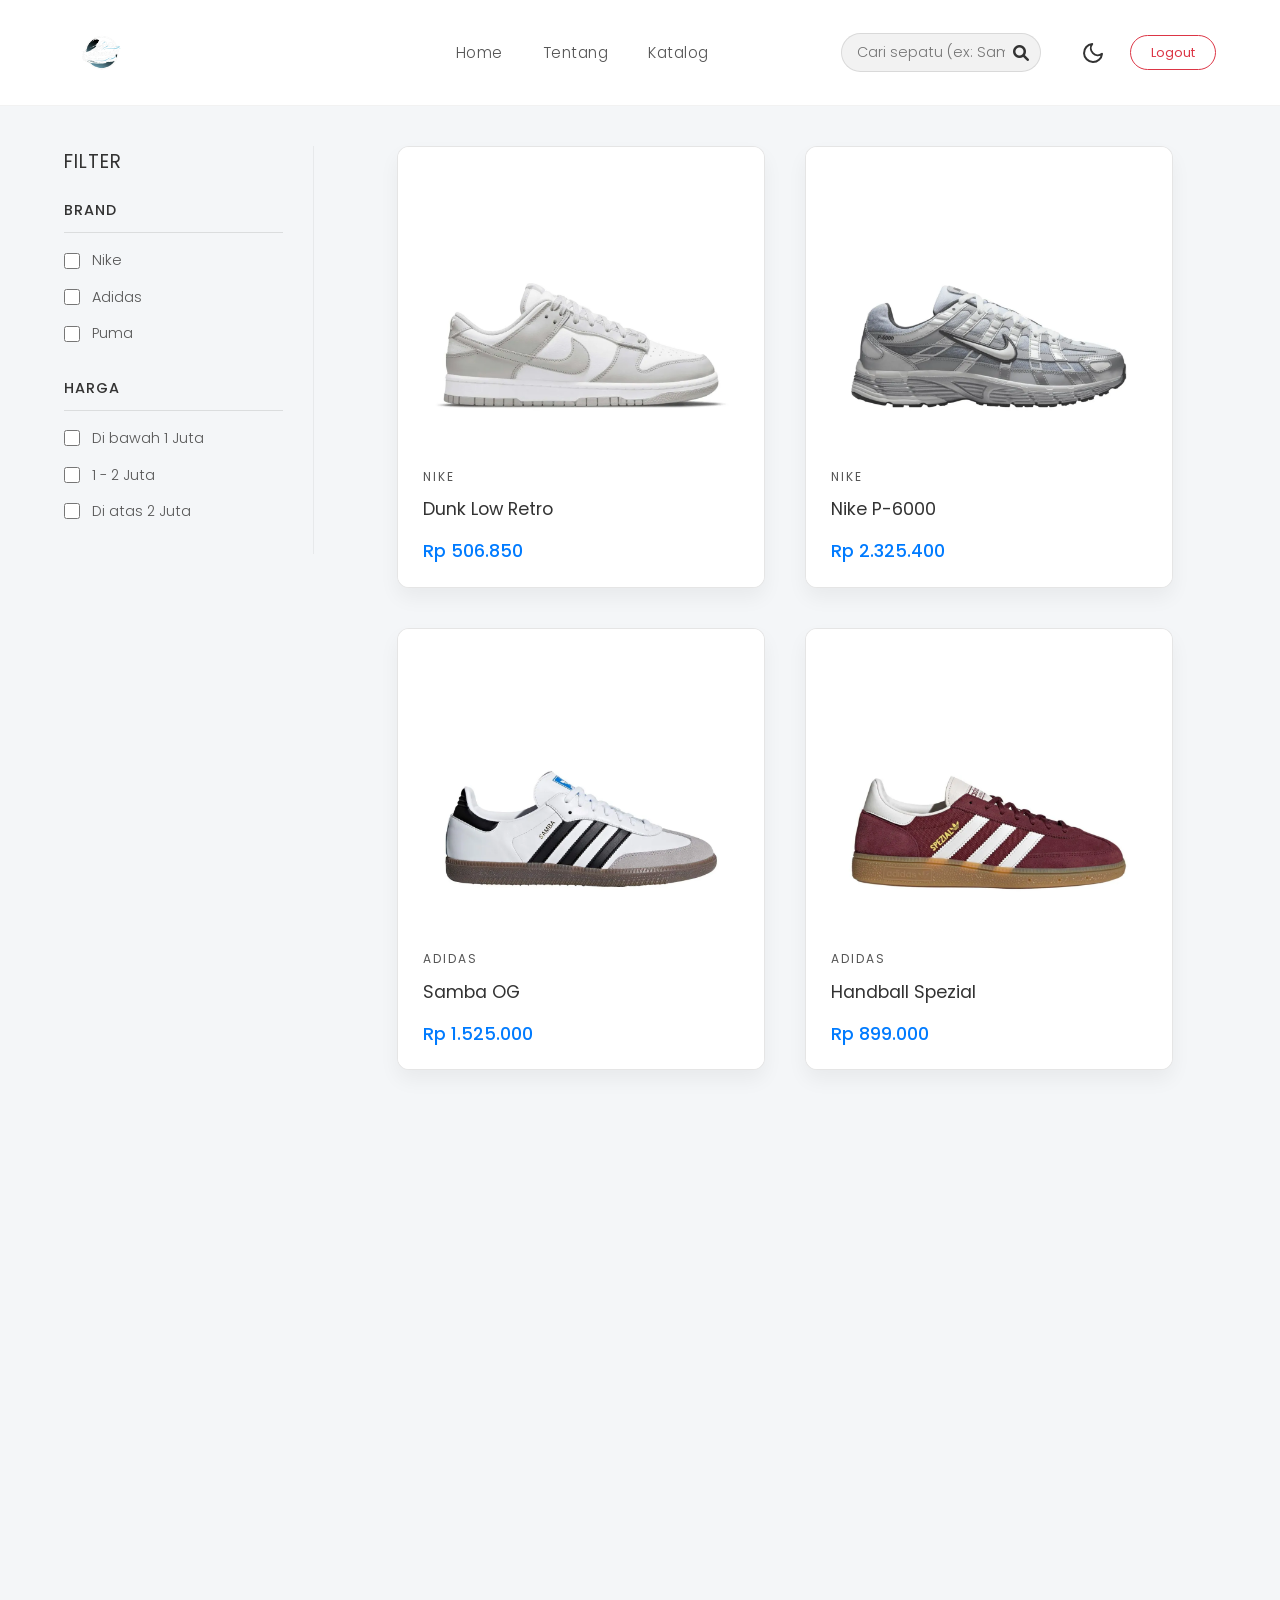
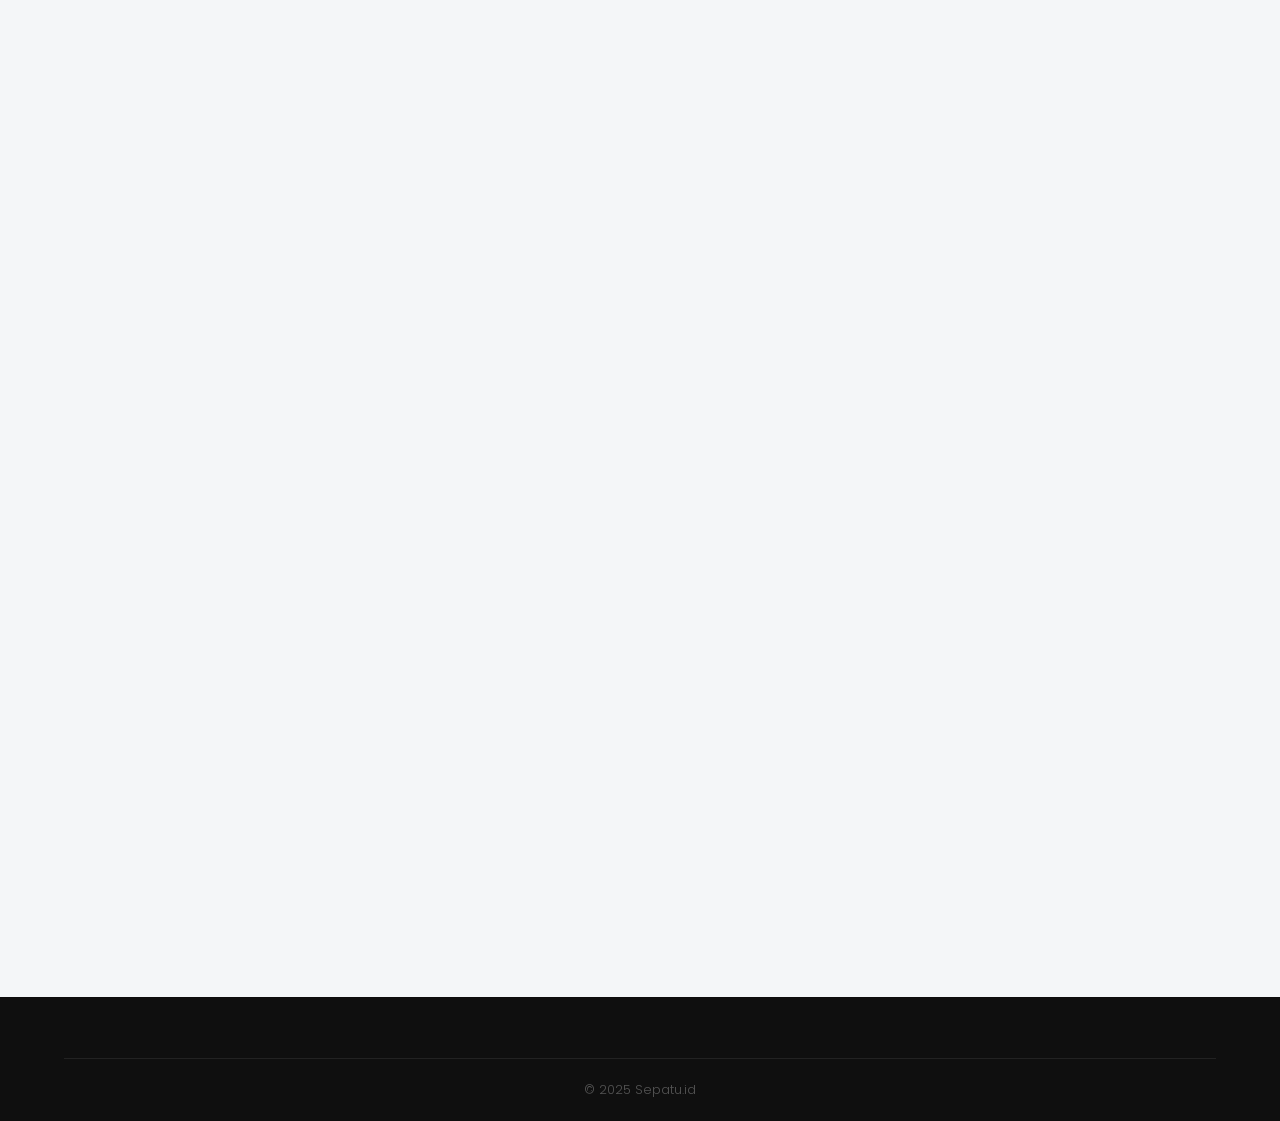
<file: produk/produk.html>
<!DOCTYPE html>
<html lang="id">
  <head>
    <meta charset="UTF-8" />
    <meta name="viewport" content="width=device-width, initial-scale=1.0" />
    <title>Katalog Produk - SEPATU.ID</title>
    <link rel="stylesheet" href="../utama/utama.css" />
    <link href="https://unpkg.com/aos@2.3.1/dist/aos.css" rel="stylesheet" />
    <link rel="stylesheet" href="https://cdnjs.cloudflare.com/ajax/libs/font-awesome/6.0.0/css/all.min.css" />
  </head>
  <body>
    <header class="main-header">
      <div class="header-logo">
        <a href="../utama/utama.html"><img src="../asset/picture/logo.png" alt="Logo" /></a>
      </div>

      <nav class="main-nav">
        <ul>
          <li><a href="../utama/utama.html">Home</a></li>
          <li><a href="../utama/tentang.html">Tentang</a></li>
          <li><a href="../produk/produk.html">Katalog</a></li>
        </ul>
      </nav>

      <div class="header-right">
        <div class="search-box">
          <input type="text" id="searchInput" placeholder="Cari sepatu (ex: Samba)..." autocomplete="off" />
          <i class="fas fa-search search-icon"></i>

          <div class="search-results" id="searchResults"></div>
        </div>

        <button id="theme-toggle" aria-label="Toggle Dark Mode">
            <svg xmlns="http://www.w3.org/2000/svg" width="24" height="24" viewBox="0 0 24 24" fill="none" stroke="currentColor" stroke-width="2" stroke-linecap="round" stroke-linejoin="round" class="feather feather-moon"><path d="M21 12.79A9 9 0 1 1 11.21 3 7 7 0 0 0 21 12.79z"></path></svg>
        </button>

        <a href="../index.html" class="btn-logout">Logout</a>

        <div class="hamburger">
            <span class="bar"></span>
            <span class="bar"></span>
            <span class="bar"></span>
         </div>
      </div>
    </header>

<div class="catalog-container">
      
      <div class="mobile-filter-trigger">
          <button id="openFilterBtn">
              <i class="fas fa-filter"></i> FILTER
          </button>
      </div>

      <div class="filter-overlay" id="filterOverlay"></div>

      <aside class="sidebar" id="filterSidebar" data-aos="fade-right">
        
        <div class="filter-header">
            <h3>FILTER</h3>
            <button id="closeFilterBtn" class="close-filter">&times;</button>
        </div>

        <div class="filter-group">
          <h4>BRAND</h4>
          <div class="filter-item"><input type="checkbox" id="nike" /> <label for="nike">Nike</label></div>
          <div class="filter-item"><input type="checkbox" id="adidas" /> <label for="adidas">Adidas</label></div>
          <div class="filter-item"><input type="checkbox" id="puma" /> <label for="puma">Puma</label></div>
        </div>

        <div class="filter-group">
          <h4>HARGA</h4>
          <div class="filter-item"><input type="checkbox" id="p1" /> <label for="p1">Di bawah 1 Juta</label></div>
          <div class="filter-item"><input type="checkbox" id="p2" /> <label for="p2">1 - 2 Juta</label></div>
          <div class="filter-item"><input type="checkbox" id="p3" /> <label for="p3">Di atas 2 Juta</label></div>
        </div>
      </aside>

      <main class="catalog-content">
        <div class="product-grid">
          
          <a href="Nike Dunk Low.html" class="product-card" data-aos="fade-up">
            <div class="card-img-wrapper">
              <img src="../asset/picture/Nike Dunk Low.webp" alt="Nike Dunk" />
            </div>
            <div class="card-info">
              <span class="brand">NIKE</span>
              <h3>Dunk Low Retro</h3>
              <span class="price">Rp 506.850</span>
            </div>
          </a>

          <a href="(KERJAIN p6000).html" class="product-card" data-aos="fade-up" data-aos-delay="100">
            <div class="card-img-wrapper">
              <img src="../asset/picture/p6000.webp" alt="Nike P6000" />
            </div>
            <div class="card-info">
              <span class="brand">NIKE</span>
              <h3>Nike P-6000</h3>
              <span class="price">Rp 2.325.400</span>
            </div>
          </a>

          <a href="(KERJAIN SAMBA).html" class="product-card" data-aos="fade-up" data-aos-delay="100">
            <div class="card-img-wrapper">
              <img src="../asset/picture/Samba.webp" alt="Adidas Samba" />
            </div>
            <div class="card-info">
              <span class="brand">ADIDAS</span>
              <h3>Samba OG</h3>
              <span class="price">Rp 1.525.000</span>
            </div>
          </a>

          <a href="(KERJAIN SPEZIAL).html" class="product-card" data-aos="fade-up" data-aos-delay="100">
            <div class="card-img-wrapper">
              <img src="../asset/picture/Spezial.webp" alt="Adidas Spezial" />
            </div>
            <div class="card-info">
              <span class="brand">ADIDAS</span>
              <h3>Handball Spezial</h3>
              <span class="price">Rp 899.000</span>
            </div>
          </a>

          <a href="(KERJAIN SPEEDCAT).html" class="product-card" data-aos="fade-up" data-aos-delay="100">
            <div class="card-img-wrapper">
              <img src="../asset/picture/Speedcat.webp" alt="Puma Speedcat" />
            </div>
            <div class="card-info">
              <span class="brand">PUMA</span>
              <h3>Speedcat OG</h3>
              <span class="price">Rp 1.700.000</span>
            </div>
          </a>

          <a href="(KERJAIN PALERMO).html" class="product-card" data-aos="fade-up" data-aos-delay="100">
            <div class="card-img-wrapper">
              <img src="../asset/picture/PALERMO.webp" alt="Puma Palermo" />
            </div>
            <div class="card-info">
              <span class="brand">PUMA</span>
              <h3>Puma Palermo</h3>
              <span class="price">Rp 1.999.000</span>
            </div>
          </a>

          <a href="(KERJAIN SL72).html" class="product-card" data-aos="fade-up" data-aos-delay="100">
            <div class="card-img-wrapper">
              <img src="../asset/picture/SL72.webp" alt="Adidas SL72" />
            </div>
            <div class="card-info">
              <span class="brand">ADIDAS</span>
              <h3>Adidas SL 72 RS</h3>
              <span class="price">Rp 1.600.000</span>
            </div>
          </a>

          <a href="(KERJAIN AIR MAX).html" class="product-card" data-aos="fade-up" data-aos-delay="100">
            <div class="card-img-wrapper">
              <img src="../asset/picture/AIR MAX.webp" alt="Nike Air Max" />
            </div>
            <div class="card-info">
              <span class="brand">NIKE</span>
              <h3>Air Max 90</h3>
              <span class="price">Rp 2.200.000</span>
            </div>
          </a>

          <a href="(KERJAIN TURINO).html" class="product-card" data-aos="fade-up" data-aos-delay="100">
            <div class="card-img-wrapper">
              <img src="../asset/picture/Turino.webp" alt="Puma Turino" />
            </div>
            <div class="card-info">
              <span class="brand">PUMA</span>
              <h3>Puma Turino</h3>
              <span class="price">Rp 1.200.000</span>
            </div>
          </a>

        </div>
      </main>
    </div>

    <footer>
      <div class="copyright">&copy; 2025 Sepatu.id</div>
    </footer>

    <script src="https://unpkg.com/aos@2.3.1/dist/aos.js"></script>
    <script>
      AOS.init();
    </script>

    <script src="../javascript/search.js"></script>
    <script src="../javascript/filter.js"></script>
    <script src="../javascript/navbar.js"></script>
  </body>
</html>
</file>
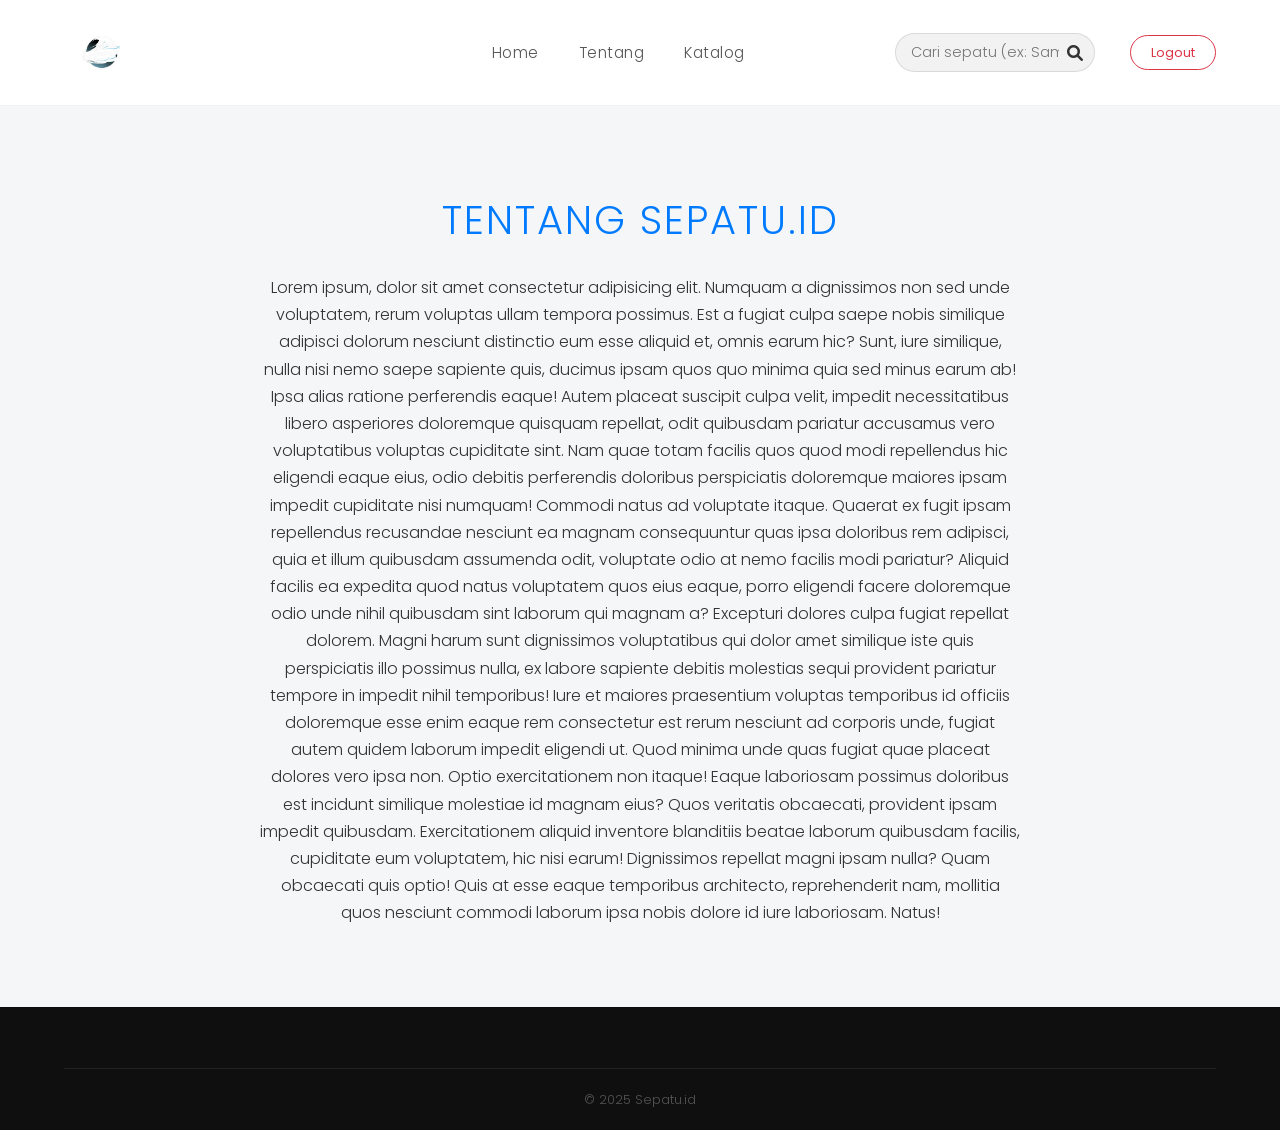
<file: utama/tentang.html>
<!DOCTYPE html>
<html lang="id">
  <head>
    <meta charset="UTF-8" />
    <meta name="viewport" content="width=device-width, initial-scale=1.0" />
    <title>Tentang Kami - SEPATU.ID</title>
    <link rel="stylesheet" href="utama.css" />
    <link href="https://unpkg.com/aos@2.3.1/dist/aos.css" rel="stylesheet" />
    <link rel="stylesheet" href="https://cdnjs.cloudflare.com/ajax/libs/font-awesome/6.0.0/css/all.min.css" />
  </head>
  <body>
    <header class="main-header">
      <div class="header-logo">
        <a href="../utama/utama.html"><img src="../asset/picture/logo.png" alt="Logo" /></a>
      </div>

      <nav class="main-nav">
        <ul>
          <li><a href="../utama/utama.html">Home</a></li>
          <li><a href="../utama/tentang.html">Tentang</a></li>
          <li><a href="../produk/produk.html">Katalog</a></li>
        </ul>
      </nav>

      <div class="header-right">
        <div class="search-box">
          <input type="text" id="searchInput" placeholder="Cari sepatu (ex: Samba)..." autocomplete="off" />
          <i class="fas fa-search search-icon"></i>

          <div class="search-results" id="searchResults"></div>
        </div>

        <a href="../index.html" class="btn-logout">Logout</a>

        <div class="hamburger">
            <span class="bar"></span>
            <span class="bar"></span>
            <span class="bar"></span>
         </div>
      </div>
    </header>

    <main class="about-hero" data-aos="fade-up">
      <h2>TENTANG SEPATU.ID</h2>
      <p>
        Lorem ipsum, dolor sit amet consectetur adipisicing elit. Numquam a dignissimos non sed unde voluptatem, rerum voluptas ullam tempora possimus. Est a fugiat culpa saepe nobis similique adipisci dolorum nesciunt distinctio eum esse
        aliquid et, omnis earum hic? Sunt, iure similique, nulla nisi nemo saepe sapiente quis, ducimus ipsam quos quo minima quia sed minus earum ab! Ipsa alias ratione perferendis eaque! Autem placeat suscipit culpa velit, impedit
        necessitatibus libero asperiores doloremque quisquam repellat, odit quibusdam pariatur accusamus vero voluptatibus voluptas cupiditate sint. Nam quae totam facilis quos quod modi repellendus hic eligendi eaque eius, odio debitis
        perferendis doloribus perspiciatis doloremque maiores ipsam impedit cupiditate nisi numquam! Commodi natus ad voluptate itaque. Quaerat ex fugit ipsam repellendus recusandae nesciunt ea magnam consequuntur quas ipsa doloribus rem
        adipisci, quia et illum quibusdam assumenda odit, voluptate odio at nemo facilis modi pariatur? Aliquid facilis ea expedita quod natus voluptatem quos eius eaque, porro eligendi facere doloremque odio unde nihil quibusdam sint
        laborum qui magnam a? Excepturi dolores culpa fugiat repellat dolorem. Magni harum sunt dignissimos voluptatibus qui dolor amet similique iste quis perspiciatis illo possimus nulla, ex labore sapiente debitis molestias sequi
        provident pariatur tempore in impedit nihil temporibus! Iure et maiores praesentium voluptas temporibus id officiis doloremque esse enim eaque rem consectetur est rerum nesciunt ad corporis unde, fugiat autem quidem laborum impedit
        eligendi ut. Quod minima unde quas fugiat quae placeat dolores vero ipsa non. Optio exercitationem non itaque! Eaque laboriosam possimus doloribus est incidunt similique molestiae id magnam eius? Quos veritatis obcaecati, provident
        ipsam impedit quibusdam. Exercitationem aliquid inventore blanditiis beatae laborum quibusdam facilis, cupiditate eum voluptatem, hic nisi earum! Dignissimos repellat magni ipsam nulla? Quam obcaecati quis optio! Quis at esse eaque
        temporibus architecto, reprehenderit nam, mollitia quos nesciunt commodi laborum ipsa nobis dolore id iure laboriosam. Natus!
      </p>
    </main>

    <footer>
      <div class="copyright">&copy; 2025 Sepatu.id</div>
    </footer>

    <script src="https://unpkg.com/aos@2.3.1/dist/aos.js"></script>
    <script>
      AOS.init();
    </script>
    
    <script src="../javascript/search.js"></script>
    <script src="../javascript/navbar.js"></script>
  </body>
</html>
</file>
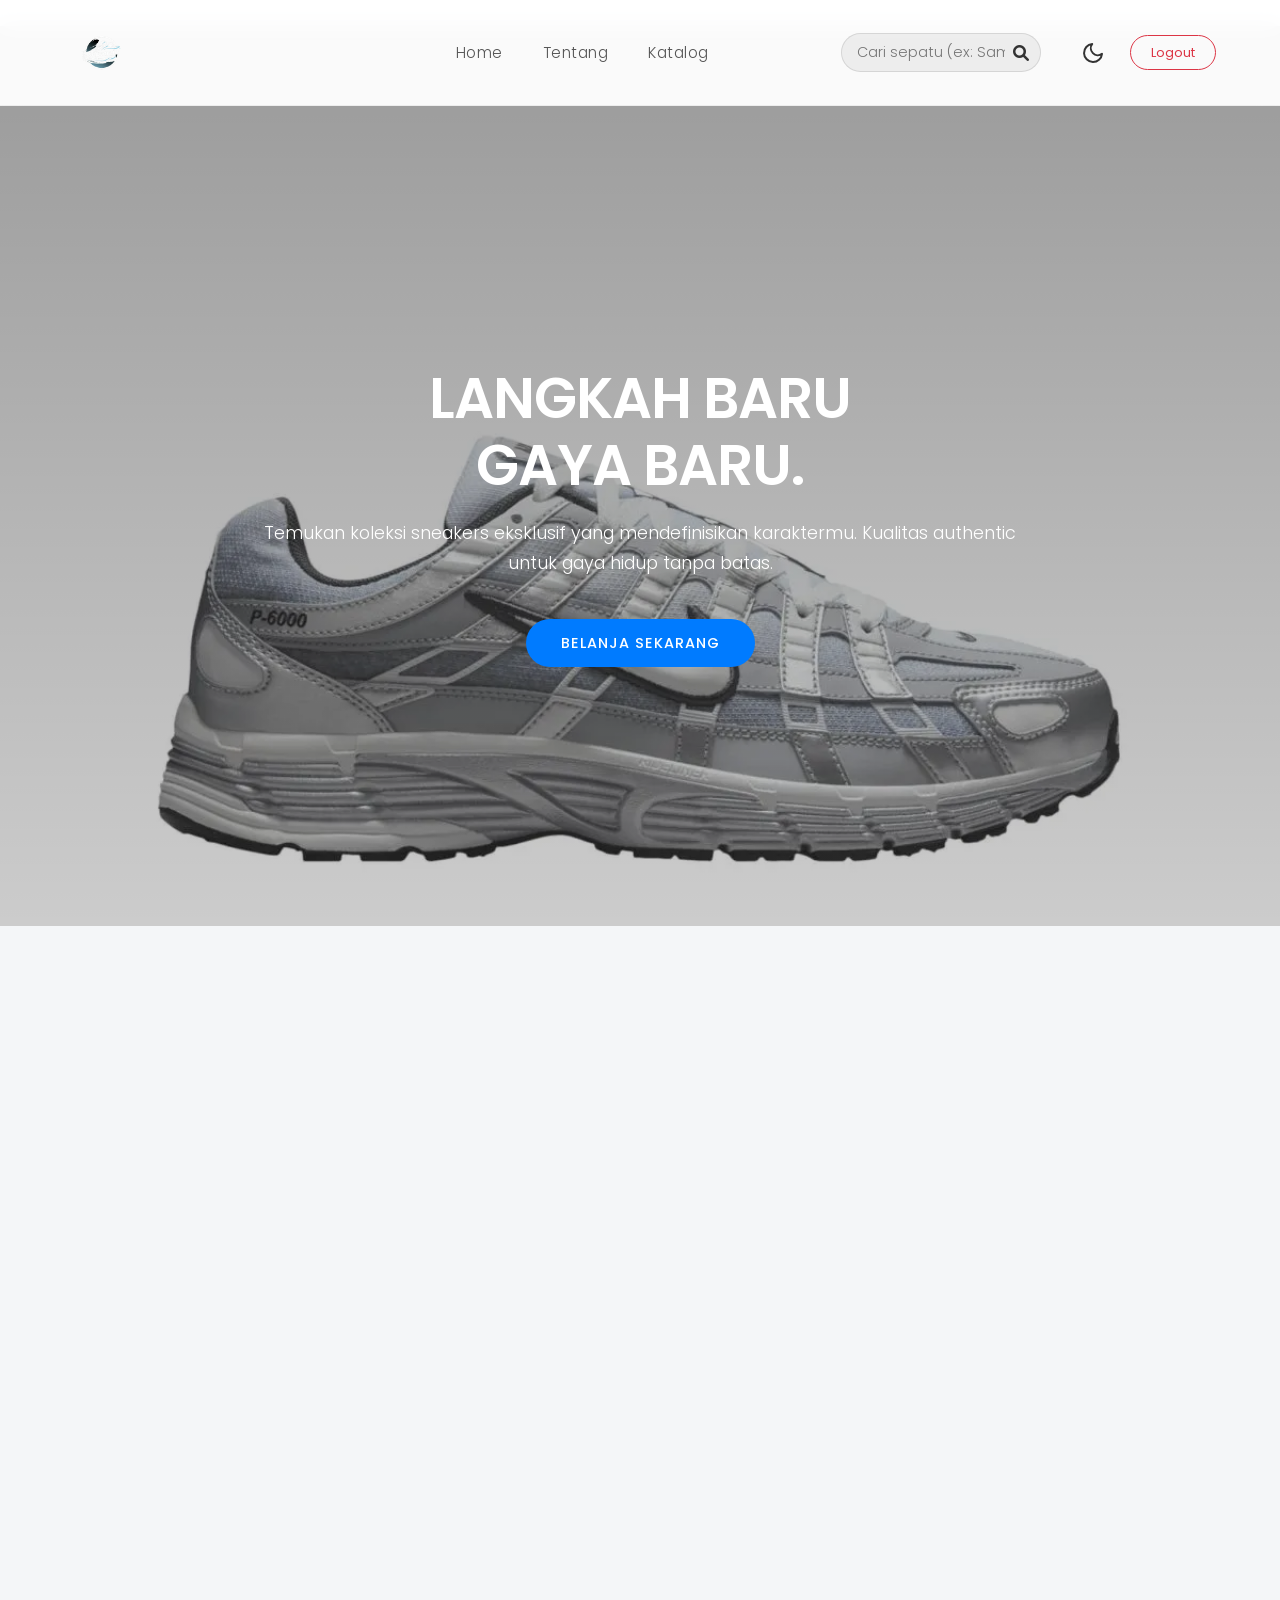
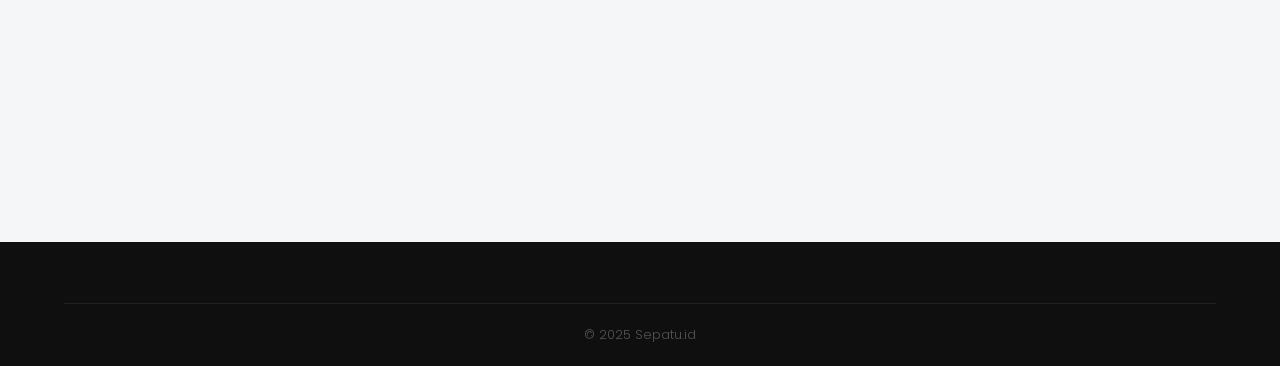
<file: utama/utama.html>
<!DOCTYPE html>
<html lang="id">
  <head>
    <meta charset="UTF-8" />
    <meta name="viewport" content="width=device-width, initial-scale=1.0" />
    <title>SEPATU.ID - Home</title>
    <link rel="stylesheet" href="utama.css" />
    <link href="https://unpkg.com/aos@2.3.1/dist/aos.css" rel="stylesheet" />
    <link rel="stylesheet" href="https://cdnjs.cloudflare.com/ajax/libs/font-awesome/6.0.0/css/all.min.css" />
  </head>
  <body>
    <header class="main-header">
      <div class="header-logo">
        <a href="../utama/utama.html"><img src="../asset/picture/logo.png" alt="Logo" /></a>
      </div>

      <nav class="main-nav">
        <ul>
          <li><a href="../utama/utama.html">Home</a></li>
          <li><a href="../utama/tentang.html">Tentang</a></li>
          <li><a href="../produk/produk.html">Katalog</a></li>
        </ul>
      </nav>

      <div class="header-right">
        <div class="search-box">
          <input type="text" id="searchInput" placeholder="Cari sepatu (ex: Samba)..." autocomplete="off" />
          <i class="fas fa-search search-icon"></i>

          <div class="search-results" id="searchResults"></div>
        </div>

        <button id="theme-toggle" aria-label="Toggle Dark Mode">
            <svg xmlns="http://www.w3.org/2000/svg" width="24" height="24" viewBox="0 0 24 24" fill="none" stroke="currentColor" stroke-width="2" stroke-linecap="round" stroke-linejoin="round" class="feather feather-moon"><path d="M21 12.79A9 9 0 1 1 11.21 3 7 7 0 0 0 21 12.79z"></path></svg>
        </button>

        <a href="../index.html" class="btn-logout">Logout</a>

        <div class="hamburger">
            <span class="bar"></span>
            <span class="bar"></span>
            <span class="bar"></span>
         </div>
      </div>
    </header>

    <section class="hero-section">
      <div class="hero-text" data-aos="fade-up">
        <h1>LANGKAH BARU<br />GAYA BARU.</h1>
        <p>Temukan koleksi sneakers eksklusif yang mendefinisikan karaktermu. Kualitas authentic untuk gaya hidup tanpa batas.</p>
        <a href="../produk/produk.html" class="btn-primary">BELANJA SEKARANG</a>
      </div>
    </section>

    <section class="best-seller">
      <h2 class="section-title" data-aos="fade-up">BEST SELLER</h2>

      <div class="product-grid">
        <a href="../produk/(KERJAIN SPEEDCAT).html" class="product-card" data-aos="fade-up">
          <div class="card-img-wrapper"><img src="../asset/picture/Speedcat.webp" alt="Puma Speedcat" /></div>
          <div class="card-info">
            <span class="brand">PUMA</span>
            <h3>Speedcat OG</h3>
            <span class="price">Rp 1.700.000</span>
          </div>
        </a>

        <a href="../produk/(KERJAIN SAMBA).html" class="product-card" data-aos="fade-up" data-aos-delay="100">
          <div class="card-img-wrapper"><img src="../asset/picture/Samba.webp" alt="Adidas Samba" /></div>
          <div class="card-info">
            <span class="brand">ADIDAS</span>
            <h3>Samba OG</h3>
            <span class="price">Rp 1.525.000</span>
          </div>
        </a>

        <a href="../produk/(KERJAIN PALERMO).html" class="product-card" data-aos="fade-up" data-aos-delay="200">
          <div class="card-img-wrapper"><img src="../asset/picture/PALERMO.webp" alt="Puma Palermo" /></div>
          <div class="card-info">
            <span class="brand">PUMA</span>
            <h3>Palermo Special</h3>
            <span class="price">Rp 1.999.000</span>
          </div>
        </a>

        <a href="../produk/Nike Dunk Low.html" class="product-card" data-aos="fade-up" data-aos-delay="300">
          <div class="card-img-wrapper"><img src="../asset/picture/Nike Dunk Low.webp" alt="Nike Dunk" /></div>
          <div class="card-info">
            <span class="brand">NIKE</span>
            <h3>Dunk Low Retro</h3>
            <span class="price">Rp 506.850</span>
          </div>
        </a>
      </div>

      <div class="btn-see-more-container" data-aos="fade-up">
        <a href="../produk/produk.html" class="btn-see-more">SEE MORE</a>
      </div>
    </section>

    <section class="new-release" style="margin-top: 80px">
      <h2 class="section-title" data-aos="fade-up">NEW RELEASE</h2>

      <div class="product-grid">
        <a href="../produk/(KERJAIN p6000).html" class="product-card" data-aos="fade-up">
          <div class="card-img-wrapper"><img src="../asset/picture/p6000.webp" alt="Nike P6000" /></div>
          <div class="card-info">
            <span class="brand">NIKE</span>
            <h3>Nike P-6000 Premium</h3>
            <span class="price">Rp 2.325.400</span>
          </div>
        </a>

        <a href="../produk/(KERJAIN SL72).html" class="product-card" data-aos="fade-up" data-aos-delay="100">
          <div class="card-img-wrapper"><img src="../asset/picture/SL72.webp" alt="Adidas SL72" /></div>
          <div class="card-info">
            <span class="brand">ADIDAS</span>
            <h3>Adidas SL 72 RS</h3>
            <span class="price">Rp 1.600.000</span>
          </div>
        </a>

        <a href="../produk/(KERJAIN AIR MAX).html" class="product-card" data-aos="fade-up" data-aos-delay="200">
          <div class="card-img-wrapper"><img src="../asset/picture/AIR MAX.webp" alt="Nike Air Max" /></div>
          <div class="card-info">
            <span class="brand">NIKE</span>
            <h3>Air Max 90</h3>
            <span class="price">Rp 2.200.000</span>
          </div>
        </a>

        <a href="../produk/(KERJAIN TURINO).html" class="product-card" data-aos="fade-up" data-aos-delay="300">
          <div class="card-img-wrapper"><img src="../asset/picture/Turino.webp" alt="Puma Turino" /></div>
          <div class="card-info">
            <span class="brand">PUMA</span>
            <h3>Puma Turino FSL</h3>
            <span class="price">Rp 1.200.000</span>
          </div>
        </a>
      </div>

      <div class="btn-see-more-container" data-aos="fade-up">
        <a href="../produk/produk.html" class="btn-see-more">SEE MORE</a>
      </div>
    </section>

    <footer>
      <div class="copyright">&copy; 2025 Sepatu.id</div>
    </footer>

    <script src="https://unpkg.com/aos@2.3.1/dist/aos.js"></script>
    <script>
      AOS.init();
    </script>

    <script src="../javascript/search.js"></script>
    <script src="../javascript/navbar.js"></script>
  </body>
</html>
</file>
<file: index.css>
/* Import Font Keren (Poppins) */
@import url('https://fonts.googleapis.com/css2?family=Poppins:wght@300;400;600;700&display=swap');

/* --- CSS VARIABLES (THEMING) --- */
:root {
    /* Default: LIGHT MODE */
    --bg-color: #f0f2f5;
    --bg-gradient: radial-gradient(circle at 50% 50%, #ffffff 0%, #e1e4e8 100%);
    --text-main: #333333;
    --text-muted: #666666;
    --text-placeholder: #888888;
    
    --card-bg: rgba(255, 255, 255, 0.75);
    --card-border: rgba(0, 0, 0, 0.05);
    --card-shadow: 0 15px 35px rgba(0, 0, 0, 0.1), 0 0 15px rgba(0, 123, 255, 0.1);
    
    --input-bg: rgba(255, 255, 255, 0.9);
    --input-border: rgba(0, 0, 0, 0.1);
    --input-focus-shadow: rgba(0, 123, 255, 0.2);
    
    --btn-primary-border: rgba(0, 0, 0, 0.1);
    --btn-primary-text: #555;
    --btn-primary-hover-bg: rgba(0, 0, 0, 0.05);
    --btn-primary-hover-color: #000;
    
    --accent-color: #007bff;
    --accent-hover: #0056b3;
    --white-always: #fff; /* Untuk teks di tombol solid */
}

[data-theme="dark"] {
    /* DARK MODE (Matching original design) */
    --bg-color: #121212;
    --bg-gradient: radial-gradient(circle at 50% 50%, #1e2530 0%, #0d0d0d 100%);
    --text-main: #ffffff;
    --text-muted: #aaaaaa;
    --text-placeholder: #777777;
    
    --card-bg: rgba(30, 30, 30, 0.6);
    --card-border: rgba(255, 255, 255, 0.1);
    --card-shadow: 0 15px 35px rgba(0, 0, 0, 0.5), 0 0 15px rgba(0, 123, 255, 0.2);
    
    --input-bg: rgba(0, 0, 0, 0.3);
    --input-border: rgba(255, 255, 255, 0.1);
    --input-focus-shadow: rgba(0, 123, 255, 0.3);
    
    --btn-primary-border: rgba(255, 255, 255, 0.2);
    --btn-primary-text: #aaaaaa;
    --btn-primary-hover-bg: transparent;
    --btn-primary-hover-color: #ffffff;
}

/* Reset dasar */
* {
    margin: 0;
    padding: 0;
    box-sizing: border-box;
    font-family: 'Poppins', sans-serif;
    transition: background-color 0.3s ease, color 0.3s ease, border-color 0.3s ease; /* Smooth transition for theme toggle */
}

body {
    background-color: var(--bg-color);
    background-image: var(--bg-gradient);
    color: var(--text-main);
    min-height: 100vh;
    display: flex;
    flex-direction: column;
}

/* --- HEADER ATAS --- */
.top-header {
    display: flex;
    justify-content: space-between;
    align-items: center;
    padding: 20px 5%;
    position: absolute;
    width: 100%;
    z-index: 10;
}

.logo-container {
    display: flex;
    align-items: center;
    color: var(--text-main);
    font-weight: 700;
    font-size: 1.2rem;
    letter-spacing: 1px;
}

.header-img {
    height: 40px;
    width: auto;
    margin-right: 10px;
}

.nav-buttons {
    display: flex;
    align-items: center;
    gap: 15px; /* Jarak antar elemen di header */
}

#theme-toggle {
    background: none;
    border: none;
    cursor: pointer;
    font-size: 1.2rem;
    color: var(--text-main);
    display: flex;
    align-items: center;
    justify-content: center;
}

/* --- WRAPPER PEMUSATAN --- */
.login-wrapper {
    flex: 1;
    display: flex;
    justify-content: center;
    align-items: center;
    padding: 80px 20px;
}

/* --- KARTU LOGIN (GLASSMORPHISM) --- */
.login-card {
    background: var(--card-bg);
    backdrop-filter: blur(15px);
    -webkit-backdrop-filter: blur(15px);
    border: 1px solid var(--card-border);
    
    padding: 40px 30px;
    width: 100%;
    max-width: 400px;
    
    border-radius: 25px; 
    text-align: center;
    box-shadow: var(--card-shadow);
    position: relative;
    overflow: hidden;
}

/* Hiasan Cahaya di atas Card */
.login-card::before {
    content: '';
    position: absolute;
    top: -50%;
    left: -50%;
    width: 200%;
    height: 200%;
    background: radial-gradient(circle, rgba(0, 123, 255, 0.1) 0%, transparent 60%);
    pointer-events: none;
}

/* Logo Tengah */
.center-logo-area {
    margin-bottom: 20px;
}

.center-img {
    width: 120px;
    height: auto;
    filter: drop-shadow(0 0 10px rgba(0,123,255,0.5));
}

h2 {
    color: var(--text-main);
    margin-bottom: 5px;
    font-size: 2rem;
    font-weight: 600;
}

.subtitle {
    color: var(--text-muted);
    font-size: 0.9rem;
    margin-bottom: 30px;
    font-weight: 300;
}

/* --- FORM INPUT --- */
.input-group {
    margin-bottom: 20px;
}

.input-group input {
    width: 100%;
    padding: 14px 20px;
    background-color: var(--input-bg);
    border: 1px solid var(--input-border);
    border-radius: 50px;
    color: var(--text-main);
    outline: none;
    font-size: 0.95rem;
    transition: 0.3s;
}

.input-group input:focus {
    border-color: var(--accent-color);
    background-color: var(--input-bg); /* Keep base opacity/color */
    box-shadow: 0 0 10px var(--input-focus-shadow);
}

.input-group input::placeholder {
    color: var(--text-placeholder);
}

/* --- TOMBOL --- */
button {
    font-family: 'Poppins', sans-serif;
}

.btn-primary {
    background: transparent;
    color: var(--btn-primary-text);
    border: 1px solid var(--btn-primary-border);
    padding: 8px 20px;
    border-radius: 50px;
    text-decoration: none;
    font-size: 0.85rem;
    transition: 0.3s;
}

.btn-primary:hover {
    color: var(--btn-primary-hover-color);
    border-color: var(--text-main);
    background-color: var(--btn-primary-hover-bg);
}

.btn-login {
    width: 100%;
    padding: 14px;
    background: linear-gradient(135deg, #007bff 0%, #0056b3 100%);
    color: white;
    font-weight: 600;
    border: none;
    border-radius: 50px;
    cursor: pointer;
    margin-top: 10px;
    font-size: 1rem;
    box-shadow: 0 5px 15px rgba(0, 123, 255, 0.4);
    transition: transform 0.2s, box-shadow 0.2s;
}

.btn-login:hover {
    transform: translateY(-2px);
    box-shadow: 0 8px 20px rgba(0, 123, 255, 0.6);
}

.btn-register-new {
    width: 100%;
    padding: 14px;
    background: transparent;
    color: var(--text-main);
    border: 2px solid var(--input-border);
    border-radius: 50px;
    font-weight: 600;
    cursor: pointer;
    transition: 0.3s;
}

.btn-register-new:hover {
    background: rgba(125, 125, 125, 0.1);
    border-color: var(--text-main);
}

.forgot-pass {
    margin: 20px 0;
    font-size: 0.85rem;
}

.forgot-pass a {
    color: var(--text-placeholder);
    text-decoration: none;
    transition: 0.3s;
}

.forgot-pass a:hover {
    color: var(--accent-color);
}
</file>
<file: utama/utama.css>
/* FILE: utama.css */
@import url('https://fonts.googleapis.com/css2?family=Poppins:wght@300;400;500;600&display=swap');

:root {
    /* DEFAULT: LIGHT MODE */
    --bg-color: #f4f6f8;
    --card-bg: #ffffff;
    --sidebar-bg: #ffffff;
    --header-bg: rgba(255, 255, 255, 0.95);
    
    --text-main: #333333;
    --text-muted: #555555;
    --text-inverse: #ffffff; /* Text on dark backgrounds (buttons) */
    --hero-text-color: #ffffff; /* White text for hero (even in light mode because of dark overlay) */
    
    --accent: #007bff;
    --accent-hover: #0056b3;
    --danger: #dc3545;
    
    --border: rgba(0, 0, 0, 0.1);
    --border-light: rgba(0, 0, 0, 0.05);

    --shadow-soft: 0 10px 30px rgba(0,0,0,0.05);
    --shadow-card: 0 10px 20px rgba(0,0,0,0.05);
    
    --input-bg: rgba(0, 0, 0, 0.05);
    --search-results-bg: #ffffff;
    --filter-overlay-bg: rgba(0,0,0,0.5);
    
    /* Hero Overlay: Darker for Light Mode to make white image stand out */
    --hero-overlay: linear-gradient(rgba(0, 0, 0, 0.4), rgba(0, 0, 0, 0.2));
}

[data-theme="dark"] {
    /* DARK MODE */
    --bg-color: #121212;
    --card-bg: #1a1a1a;
    --sidebar-bg: #161616;
    --header-bg: rgba(18, 18, 18, 0.95);
    
    --text-main: #ffffff;
    --text-muted: #b3b3b3;
    --text-inverse: #ffffff;
    --hero-text-color: #ffffff;
    
    --accent: #007bff;
    --accent-hover: #0056b3;
    --danger: #dc3545;
    
    --border: #333;
    --border-light: rgba(255, 255, 255, 0.1);

    --shadow-soft: 0 10px 30px rgba(0,0,0,0.5);
    --shadow-card: 0 20px 40px rgba(0, 0, 0, 0.6);
    
    --input-bg: transparent;
    --search-results-bg: #1e1e1e;
    --filter-overlay-bg: rgba(0,0,0,0.7);
    
    --hero-overlay: linear-gradient(rgba(0, 0, 0, 0.5), rgba(18, 18, 18, 1));
}

* {
    margin: 0;
    padding: 0;
    box-sizing: border-box;
    font-family: 'Poppins', sans-serif;
    text-decoration: none;
    list-style: none;
    transition: background-color 0.3s ease, color 0.3s ease, border-color 0.3s ease;
}

body {
    background-color: var(--bg-color);
    color: var(--text-main);
    line-height: 1.7; 
    overflow-x: hidden;
    font-weight: 300; 
    width: 100%;
}

html {
    overflow-x: hidden;
    width: 100%;
}

/* --- HEADER --- */
.main-header {
    display: flex;
    justify-content: space-between;
    align-items: center;
    padding: 15px 5%;
    background-color: var(--header-bg);
    backdrop-filter: blur(10px);
    border-bottom: 1px solid var(--border-light);
    position: sticky;
    top: 0;
    z-index: 1000;
}

.header-logo { flex: 1; }
.header-logo img {
    height: 75px; 
    width: auto;  
    vertical-align: middle;
    transition: transform 0.3s ease; 
}

.main-nav { flex: 2; display: flex; justify-content: center; }
.main-nav ul { display: flex; gap: 40px; }

.main-nav a {
    color: var(--text-muted);
    font-weight: 300; 
    font-size: 0.95rem; 
    letter-spacing: 0.5px;
    transition: 0.3s;
    position: relative;
}

.main-nav a:hover, .main-nav a.active { color: var(--text-main); }
.main-nav a.active::after {
    content: ''; position: absolute; width: 100%; height: 1px;
    bottom: -5px; left: 0; background-color: var(--accent);
}

.header-right { flex: 1; display: flex; justify-content: flex-end; align-items: center; gap: 20px; }

.header-right a {
    text-decoration: none;
}

/* Icon Search */
.header-right i {
    font-size: 1rem; 
    color: var(--text-main);       
    transition: 0.3s ease;
}

.header-right i:hover {
    color: var(--accent); 
    transform: scale(1.1); 
}

/* Theme Toggle Button in Header */
#theme-toggle {
    background: none;
    border: none;
    cursor: pointer;
    font-size: 1.2rem;
    color: var(--text-main);
    display: flex;
    align-items: center;
    justify-content: center;
    padding: 5px;
}

.btn-logout {
    padding: 6px 20px;
    border: 1px solid var(--danger);
    color: var(--danger);
    border-radius: 50px;
    font-size: 0.8rem;
    font-weight: 400; 
    transition: 0.3s;
}

.btn-logout:hover { background-color: var(--danger); color: #fff; }

/* --- HERO SECTION --- */
.hero-section {
    position: relative;
    width: 100%;
    height: 100vh;
    display: flex;
    align-items: center;
    justify-content: center;
    text-align: center;
    background: var(--hero-overlay), 
                url('../asset/picture/p6000.webp'); 
    background-size: cover;
    background-position: center;
    background-attachment: scroll;
    padding: 0 5%;
    margin-top: -80px;
    padding-top: 80px; 
}

.hero-text { max-width: 800px; z-index: 2; animation: fadeInUp 1s ease-out; }

.hero-text h1 {
    font-size: 3.5rem; 
    font-weight: 600; 
    line-height: 1.2;
    margin-bottom: 20px;
    color: var(--hero-text-color); /* Adaptive text color */
    letter-spacing: -1px; 
}

.hero-text p {
    color: var(--hero-text-color); /* Adaptive text color */
    margin-bottom: 40px;
    font-size: 1.1rem;
    font-weight: 300; 
}

.btn-primary {
    display: inline-block;
    padding: 12px 35px;
    background-color: var(--accent);
    color: #fff;
    border-radius: 50px;
    font-weight: 500; 
    font-size: 0.9rem;
    letter-spacing: 1px;
    transition: 0.3s;
    border: none;
    cursor: pointer;
}
.btn-primary:hover {
    background-color: var(--accent-hover);
    transform: translateY(-3px);
    box-shadow: 0 10px 20px rgba(0, 123, 255, 0.3);
}

/* --- SECTION TITLES & GRID --- */
.section-title {
    text-align: center;
    font-size: 2rem;
    font-weight: 300; 
    margin: 80px 0 50px;
    color: var(--text-main);
    letter-spacing: 4px; 
    text-transform: uppercase;
}

.product-grid {
    display: grid;
    grid-template-columns: repeat(auto-fill, minmax(260px, 1fr));
    gap: 40px;
    padding: 0 5% 40px;
}

.product-card {
    background-color: var(--card-bg);
    border-radius: 12px;
    overflow: hidden;
    transition: all 0.4s ease;
    border: 1px solid var(--border);
    display: flex;
    flex-direction: column;
    box-shadow: var(--shadow-card);
}

.product-card:hover {
    transform: translateY(-10px);
    border-color: var(--accent);
    box-shadow: 
        var(--shadow-soft), 
        0 0 30px -5px var(--accent); 
    background-color: var(--card-bg); /* Keep transparent/bg color */
}

/* IMAGE FULL & COVER */
.card-img-wrapper {
    width: 100%;
    height: 300px;
    background-color: var(--input-bg); /* Slight tint */
    display: flex;
    align-items: center;
    justify-content: center;
    padding: 0; 
    position: relative;
    overflow: hidden;
}

.card-img-wrapper img {
    width: 100%;
    height: 100%;
    object-fit: cover; 
    object-position: center;
    transition: transform 0.5s cubic-bezier(0.25, 0.46, 0.45, 0.94);
}

.product-card:hover .card-img-wrapper img { transform: scale(1.1); }

/* CARD INFO TYPOGRAPHY */
.card-info {
    padding: 20px 25px;
    text-align: left;
    background-color: var(--card-bg);
    flex-grow: 1;
    display: flex;
    flex-direction: column;
    justify-content: space-between;
}

.card-info .brand {
    font-size: 0.75rem;
    color: var(--text-muted);
    text-transform: uppercase;
    letter-spacing: 2px;
    margin-bottom: 8px;
    font-weight: 400; 
}

.card-info h3 {
    font-size: 1.1rem;
    font-weight: 400; 
    color: var(--text-main);
    margin-bottom: 12px;
    white-space: nowrap;
    overflow: hidden;
    text-overflow: ellipsis;
}

.card-info .price {
    color: var(--accent);
    font-weight: 500; 
    font-size: 1.1rem;
    margin-top: auto;
    display: block;
}

/* --- BUTTON SEE MORE --- */
.btn-see-more-container { text-align: center; margin-top: 50px; margin-bottom: 20px; }

.btn-see-more {
    display: inline-block;
    padding: 12px 50px;
    background-color: var(--card-bg);
    color: var(--text-main);
    border: 1px solid var(--text-main); 
    border-radius: 50px;
    font-weight: 500; 
    font-size: 0.85rem;
    letter-spacing: 2px;
    transition: all 0.3s ease;
    cursor: pointer;
    text-transform: uppercase;
}

.btn-see-more:hover {
    background-color: var(--text-main);
    color: var(--card-bg);
    border-color: var(--text-main);
    transform: translateY(-3px);
}

/* --- SIDEBAR --- */
.catalog-container { display: flex; padding: 40px 5%; gap: 40px; }
.sidebar { width: 250px; padding-right: 20px; border-right: 1px solid var(--border); }
.sidebar h3 { margin-bottom: 20px; color: var(--text-main); font-weight: 400; letter-spacing: 1px; }
.filter-item { margin-bottom: 10px; display: flex; align-items: center; gap: 10px; color: var(--text-muted); font-weight: 300; }
.catalog-content { flex: 1; }

/* --- DETAIL PAGE --- */
.detail-wrapper { padding: 60px 5%; display: flex; align-items: center; gap: 60px; min-height: 80vh; }
.detail-img { flex: 1; background: var(--card-bg); border-radius: 30px; padding: 40px; display: flex; justify-content: center; box-shadow: var(--shadow-soft); }
.detail-img img { width: 100%; max-width: 500px; object-fit: contain; }
.detail-content { flex: 1; }
.detail-sku { color: var(--text-muted); font-size: 0.85rem; letter-spacing: 2px; font-weight: 300; }
.detail-title { font-size: 3rem; margin: 10px 0; line-height: 1.1; font-weight: 600; letter-spacing: -1px; color: var(--text-main); }
.detail-price { font-size: 2rem; color: var(--accent); font-weight: 500; margin-bottom: 30px; }
.size-grid { display: grid; grid-template-columns: repeat(4, 1fr); gap: 10px; margin-bottom: 30px; }
.size-btn { padding: 10px; border: 1px solid var(--border); background: transparent; color: var(--text-main); cursor: pointer; border-radius: 5px; transition: 0.2s; font-weight: 300; }
.size-btn:hover { border-color: var(--accent); background: var(--accent); color: #fff; }

/* --- ABOUT --- */
.about-hero { text-align: center; padding: 80px 20px; max-width: 800px; margin: 0 auto; }
.about-hero h2 { font-size: 2.5rem; color: var(--accent); margin-bottom: 20px; font-weight: 300; letter-spacing: 2px; }

/* --- FOOTER --- */
footer { padding: 60px 5% 20px; background: #0f0f0f; border-top: 1px solid var(--border); margin-top: auto; } /* Keep footer dark by default for style */
.footer-content { display: flex; flex-wrap: wrap; justify-content: space-between; gap: 40px; margin-bottom: 40px; }
.footer-col h4 { color: #fff; margin-bottom: 20px; font-weight: 500; letter-spacing: 1px; }
.footer-col a, .footer-col p { color: #aaa; display: block; margin-bottom: 10px; font-weight: 300; font-size: 0.9rem; }
.copyright { text-align: center; color: #555; font-size: 0.8rem; border-top: 1px solid #222; padding-top: 20px; font-weight: 300; }

/* RESPONSIVE */
@media (max-width: 768px) {
    .main-header { 
        flex-direction: column; 
        gap: 15px; 
        padding: 10px 5%;
    }
    
    .header-logo {
        width: 100%;
        text-align: center;
        order: 1; /* Logo paling atas */
    }
    
    .header-logo img {
        height: 60px; /* Sedikit lebih kecil di HP */
    }

    .header-right { 
        width: 100%;
        justify-content: center; /* Tengah secara horizontal */
        order: 2; /* Di bawah logo */
        gap: 20px;
    }

    .main-nav { order: 3; width: 100%; margin-top: 0; }
    .main-nav ul { width: 100%; justify-content: space-around; gap: 0; }
    .header-right { flex: 1; justify-content: flex-end; }
    .hero-section, .detail-wrapper, .catalog-container { flex-direction: column; text-align: center; }
    .sidebar { width: 100%; border-right: none; padding-bottom: 20px; border-bottom: 1px solid var(--border); }
    .hero-text h1 { font-size: 2.5rem; }
}

@keyframes fadeInUp {
    from { opacity: 0; transform: translateY(30px); }
    to { opacity: 1; transform: translateY(0); }
}

/* --- TAMBAHAN KHUSUS HALAMAN PRODUK (SIDEBAR) --- */
.sidebar {
    width: 250px;
    padding-right: 30px;
    border-right: 1px solid var(--border-light);
    position: sticky;
    top: 100px; 
    height: fit-content;
}

.filter-group {
    margin-bottom: 30px;
}

.filter-group h4 {
    font-size: 0.9rem;
    color: var(--text-main);
    margin-bottom: 15px;
    font-weight: 500;
    letter-spacing: 1px;
    border-bottom: 1px solid var(--border);
    padding-bottom: 10px;
}

.filter-item {
    display: flex;
    align-items: center;
    gap: 12px;
    margin-bottom: 12px;
    cursor: pointer;
    transition: 0.3s;
}


.filter-item label {
    font-size: 0.9rem;
    color: var(--text-muted);
    font-weight: 300;
    cursor: pointer;
    transition: 0.3s;
}

.filter-item input[type="checkbox"] {
    accent-color: var(--accent); 
    width: 16px;
    height: 16px;
    cursor: pointer;
}

.filter-item:hover label {
    color: var(--text-main);
}

/* --- FITUR LIVE SEARCH STYLE --- */

.search-box {
    position: relative; 
    margin-right: 15px;
}

.search-box input {
    background-color: var(--input-bg);
    border: 1px solid var(--border);
    border-radius: 50px;
    padding: 8px 35px 8px 15px; 
    color: var(--text-main);
    font-size: 0.9rem;
    width: 200px; 
    transition: all 0.3s ease;
    font-weight: 300;
}

.search-box input:focus {
    width: 280px; 
    border-color: var(--accent);
    outline: none;
    background-color: var(--input-bg);
}

.search-icon {
    position: absolute;
    right: 12px;
    top: 50%;
    transform: translateY(-50%);
    color: var(--text-muted);
    pointer-events: none; 
    font-size: 0.9rem;
}

.search-results {
    position: absolute;
    top: 100%; 
    left: 0;
    width: 100%;
    background-color: var(--search-results-bg);
    border: 1px solid var(--border);
    border-radius: 10px;
    margin-top: 10px;
    max-height: 300px;
    overflow-y: auto; 
    display: none; 
    z-index: 9999;
    box-shadow: var(--shadow-card);
}

.search-results.active {
    display: block; 
}

.search-item {
    display: flex;
    align-items: center;
    padding: 10px;
    border-bottom: 1px solid var(--border);
    transition: 0.2s;
    cursor: pointer;
    text-decoration: none;
}

.search-item:last-child {
    border-bottom: none;
}

.search-item:hover {
    background-color: var(--input-bg);
}

.search-item img {
    width: 40px;
    height: 40px;
    object-fit: contain;
    border-radius: 5px;
    margin-right: 10px;
    background: #fff;
}

.search-info h4 {
    font-size: 0.85rem;
    color: var(--text-main);
    margin: 0;
    font-weight: 400;
}

.search-info span {
    font-size: 0.75rem;
    color: var(--accent);
    font-weight: 600;
}

/* --- RESPONSIVE HAMBURGER MENU --- */

.hamburger {
    display: none;
    cursor: pointer;
    margin-left: 20px;
}

.hamburger .bar {
    display: block;
    width: 25px;
    height: 3px;
    margin: 5px auto;
    -webkit-transition: all 0.3s ease-in-out;
    transition: all 0.3s ease-in-out;
    background-color: var(--text-main); /* Adaptive */
    border-radius: 3px;
}

/* MEDIA QUERY KHUSUS HP (Max Width 768px) */
@media (max-width: 768px) {
    
    .page-container, .catalog-container {
        flex-direction: column;
        position: relative;
    }

    /* 1. BAGIAN NAVBAR (HAMBURGER MENU) */
    
    .hamburger {
        display: block;
        z-index: 3000; 
        margin-left: 15px;
    }

    .main-nav {
        position: fixed;
        top: 0;
        left: auto;       
        right: 0;      
        width: 60%;        
        height: 100vh;
        background-color: var(--sidebar-bg); /* Use solid color for cleanliness */
        border-left: 1px solid var(--border);
        display: flex;
        flex-direction: column;
        justify-content: center;
        align-items: center;
        gap: 0;
        transition: 0.4s cubic-bezier(0.4, 0, 0.2, 1);
        z-index: 2500;
        box-shadow: -5px 0 20px rgba(0,0,0,0.1);
        transform: translateX(100%);
        visibility: hidden;
    }

    .main-nav.active {
        transform: translateX(0);
        visibility: visible;
    }

    .main-nav ul {
        flex-direction: column;
        gap: 30px;
        width: 100%;
        text-align: center;
    }

    .main-nav a {
        font-size: 1.1rem;
        font-weight: 400;
        display: block;
        padding: 10px;
    }

    .hamburger.active .bar:nth-child(2) { opacity: 0; }
    .hamburger.active .bar:nth-child(1) { transform: translateY(8px) rotate(45deg); }
    .hamburger.active .bar:nth-child(3) { transform: translateY(-8px) rotate(-45deg); }

    .header-right {
        gap: 10px;
    }
    .search-box input { width: 100px; }
    .search-box input:focus { width: 140px; }
    .btn-logout { padding: 5px 12px; font-size: 0.75rem; }

    /* 2. BAGIAN FILTER MOBILE (SIDEBAR KIRI) */

    .mobile-filter-trigger {
        display: block;
        margin-bottom: 25px;
        position: sticky;
        top: 80px; 
        z-index: 900;
        padding: 0 5%; 
    }

    #openFilterBtn {
        background-color: var(--card-bg);
        color: var(--text-main);
        border: 1px solid var(--border);
        padding: 15px 20px;
        width: 100%;
        text-align: left;
        font-weight: 500;
        cursor: pointer;
        border-radius: 12px;
        display: flex;
        align-items: center;
        gap: 12px;
        box-shadow: var(--shadow-soft);
        font-size: 0.95rem;
        transition: 0.3s;
    }
    
    #openFilterBtn i { color: var(--accent); }

    .sidebar {
        position: fixed;
        top: 0;
        left: -100%; 
        width: 85%;  
        max-width: 320px;
        height: 100vh;
        background-color: var(--sidebar-bg);
        z-index: 2000;
        padding: 30px 25px;
        box-shadow: var(--shadow-soft);
        border-right: 1px solid var(--border);
        overflow-y: auto;
        transition: left 0.5s cubic-bezier(0.25, 1, 0.5, 1); 
    }

    .sidebar.active {
        left: 0;
    }

    .filter-header {
        display: flex;
        justify-content: space-between;
        align-items: center;
        margin-bottom: 30px;
        border-bottom: 1px solid var(--border);
        padding-bottom: 15px;
    }

    .close-filter {
        display: block;
        background: none;
        border: none;
        color: var(--text-main);
        font-size: 2.2rem;
        cursor: pointer;
        line-height: 0.8;
        padding: 0 5px;
        transition: 0.3s;
    }
    .close-filter:hover { color: var(--danger); transform: rotate(90deg); }

    .filter-overlay {
        position: fixed;
        top: 0;
        left: 0;
        width: 100%;
        height: 100%;
        background: var(--filter-overlay-bg);
        z-index: 1900;
        opacity: 0;
        visibility: hidden;
        transition: opacity 0.5s ease;
        backdrop-filter: blur(5px);
    }

    .filter-overlay.active {
        display: block;
        opacity: 1;
        visibility: visible;
    }


    /* 3. GRID PRODUK (REVISI: PAKSA 1 KOLOM) */
    .product-section, .catalog-content {
        padding-left: 0;
        width: 100%;
    }
    
    .product-grid {
        display: grid;
        grid-template-columns: 1fr !important; 
        gap: 30px;
        padding: 0 20px; 
    }

    .card-img-wrapper {
        height: auto;        
        aspect-ratio: 4/3;   
        max-height: 300px;
    }
}

/* MOBILE FILTER STYLES */
.mobile-filter-trigger, .close-filter, .filter-overlay {
    display: none;
}

@media (max-width: 768px) {
    
    .catalog-container {
        flex-direction: column;
        position: relative;
    }

    .mobile-filter-trigger {
        display: block;
        margin-bottom: 20px;
        position: sticky; 
        top: 80px; 
        z-index: 900;
        padding: 0 5%; 
    }

    #openFilterBtn {
        background-color: var(--card-bg);
        color: var(--text-main);
        border: 1px solid var(--border);
        padding: 12px 20px;
        width: 100%;
        text-align: left;
        font-weight: 500;
        cursor: pointer;
        border-radius: 8px;
        display: flex;
        align-items: center;
        gap: 10px;
        box-shadow: var(--shadow-soft);
        font-size: 0.9rem;
    }

    #openFilterBtn i { color: var(--accent); }

    .sidebar {
        position: fixed;
        top: 0;
        left: -100%; 
        width: 80%;  
        max-width: 300px;
        height: 100vh;
        background-color: var(--sidebar-bg);
        z-index: 2000; 
        padding: 30px 20px;
        box-shadow: var(--shadow-soft);
        transition: 0.4s cubic-bezier(0.4, 0, 0.2, 1);
        overflow-y: auto;
        border-right: none;
    }

    .sidebar.active {
        left: 0;
    }

    .filter-header {
        display: flex;
        justify-content: space-between;
        align-items: center;
        margin-bottom: 20px;
        border-bottom: 1px solid var(--border);
        padding-bottom: 10px;
    }

    .filter-header h3 {
        margin: 0;
        font-size: 1.2rem;
        color: var(--accent);
    }

    .close-filter {
        display: block;
        background: none;
        border: none;
        color: var(--text-main);
        font-size: 2rem;
        cursor: pointer;
        line-height: 1;
        padding: 0 10px;
    }

    /* Overlay Gelap di Belakang */
    .filter-overlay {
        position: fixed;
        top: 0;
        left: 0;
        width: 100%;
        height: 100%;
        background: rgba(0,0,0,0.8);
        z-index: 1900; /* Di bawah sidebar, di atas konten */
        opacity: 0;
        visibility: hidden;
        transition: 0.3s;
        backdrop-filter: blur(4px);
    }

    .filter-overlay.active {
        display: block;
        opacity: 1;
        visibility: visible;
    }
    
    /* Layout Grid Mobile */
    .product-section {
        padding-left: 0;
    }
    
    .product-grid {
        grid-template-columns: repeat(2, 1fr); /* 2 Kolom di HP */
        gap: 15px;
        padding: 0 5%;
    }
}
</file>
